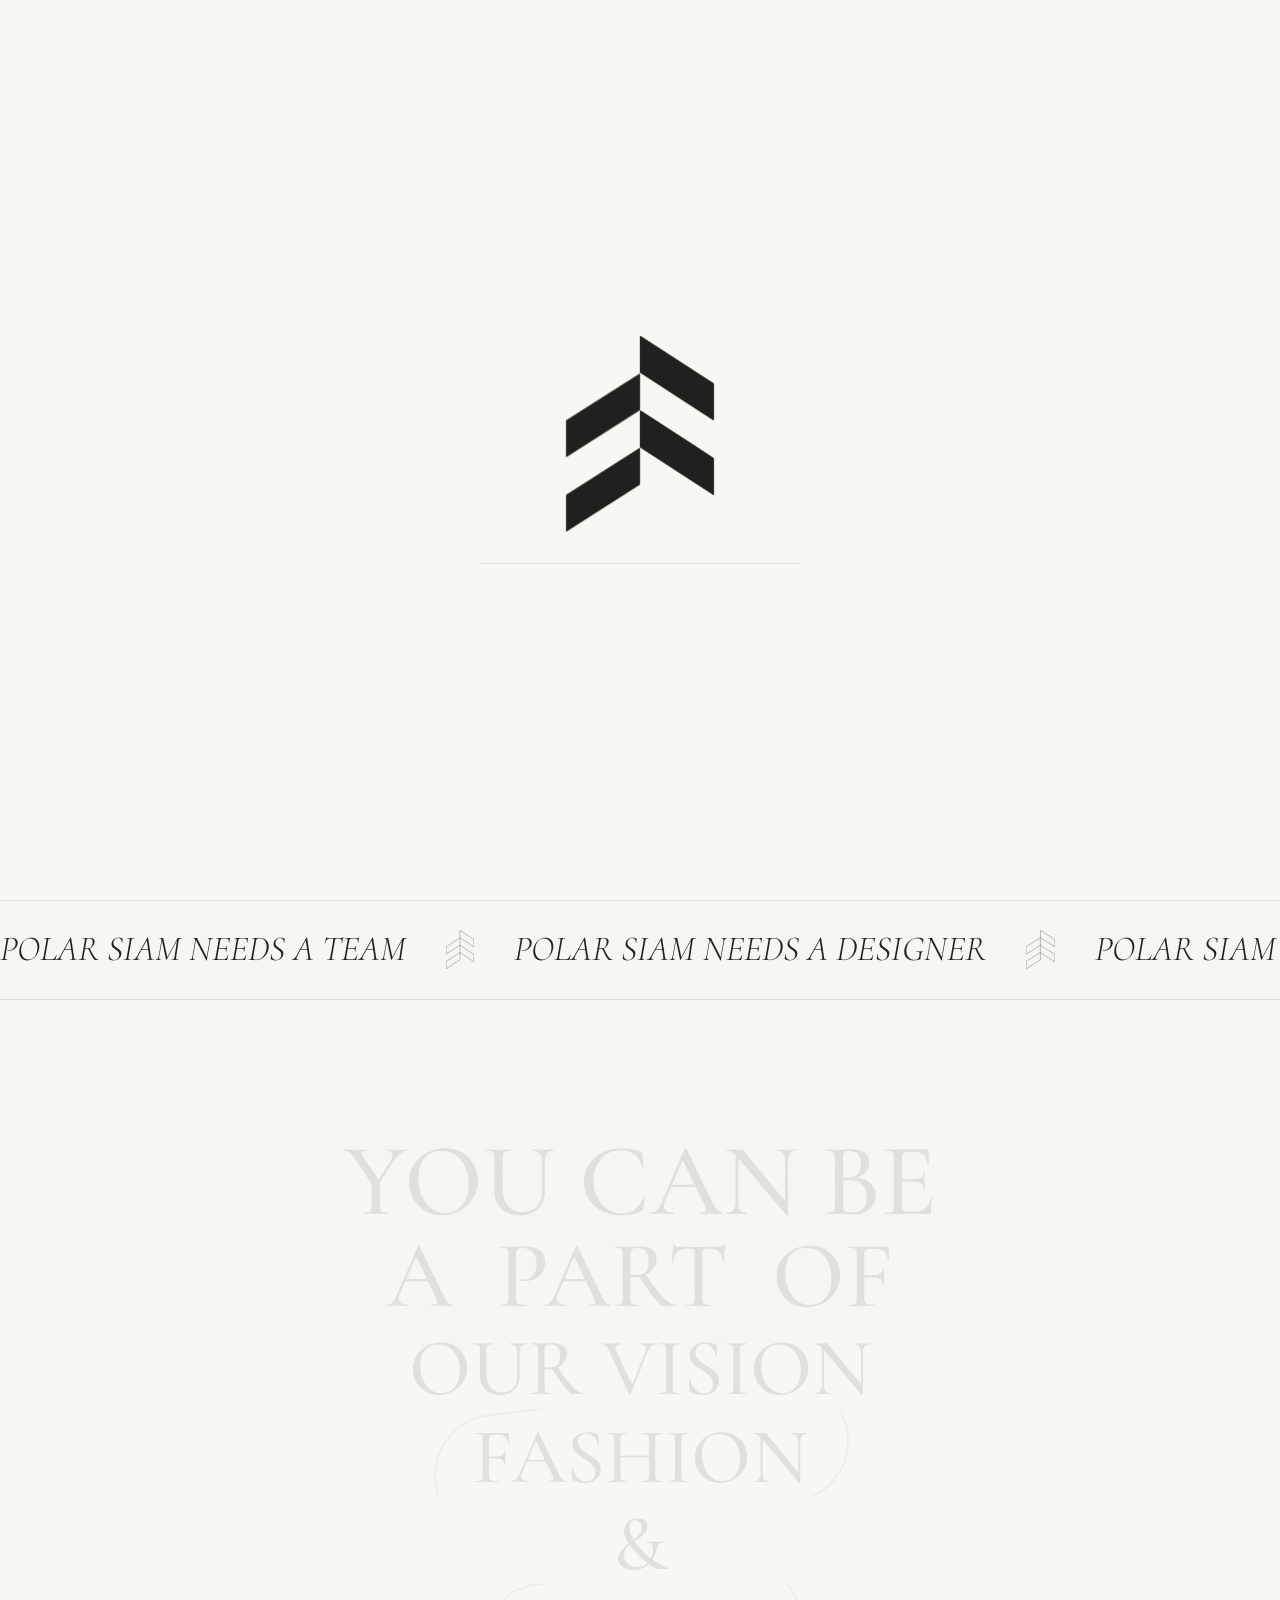
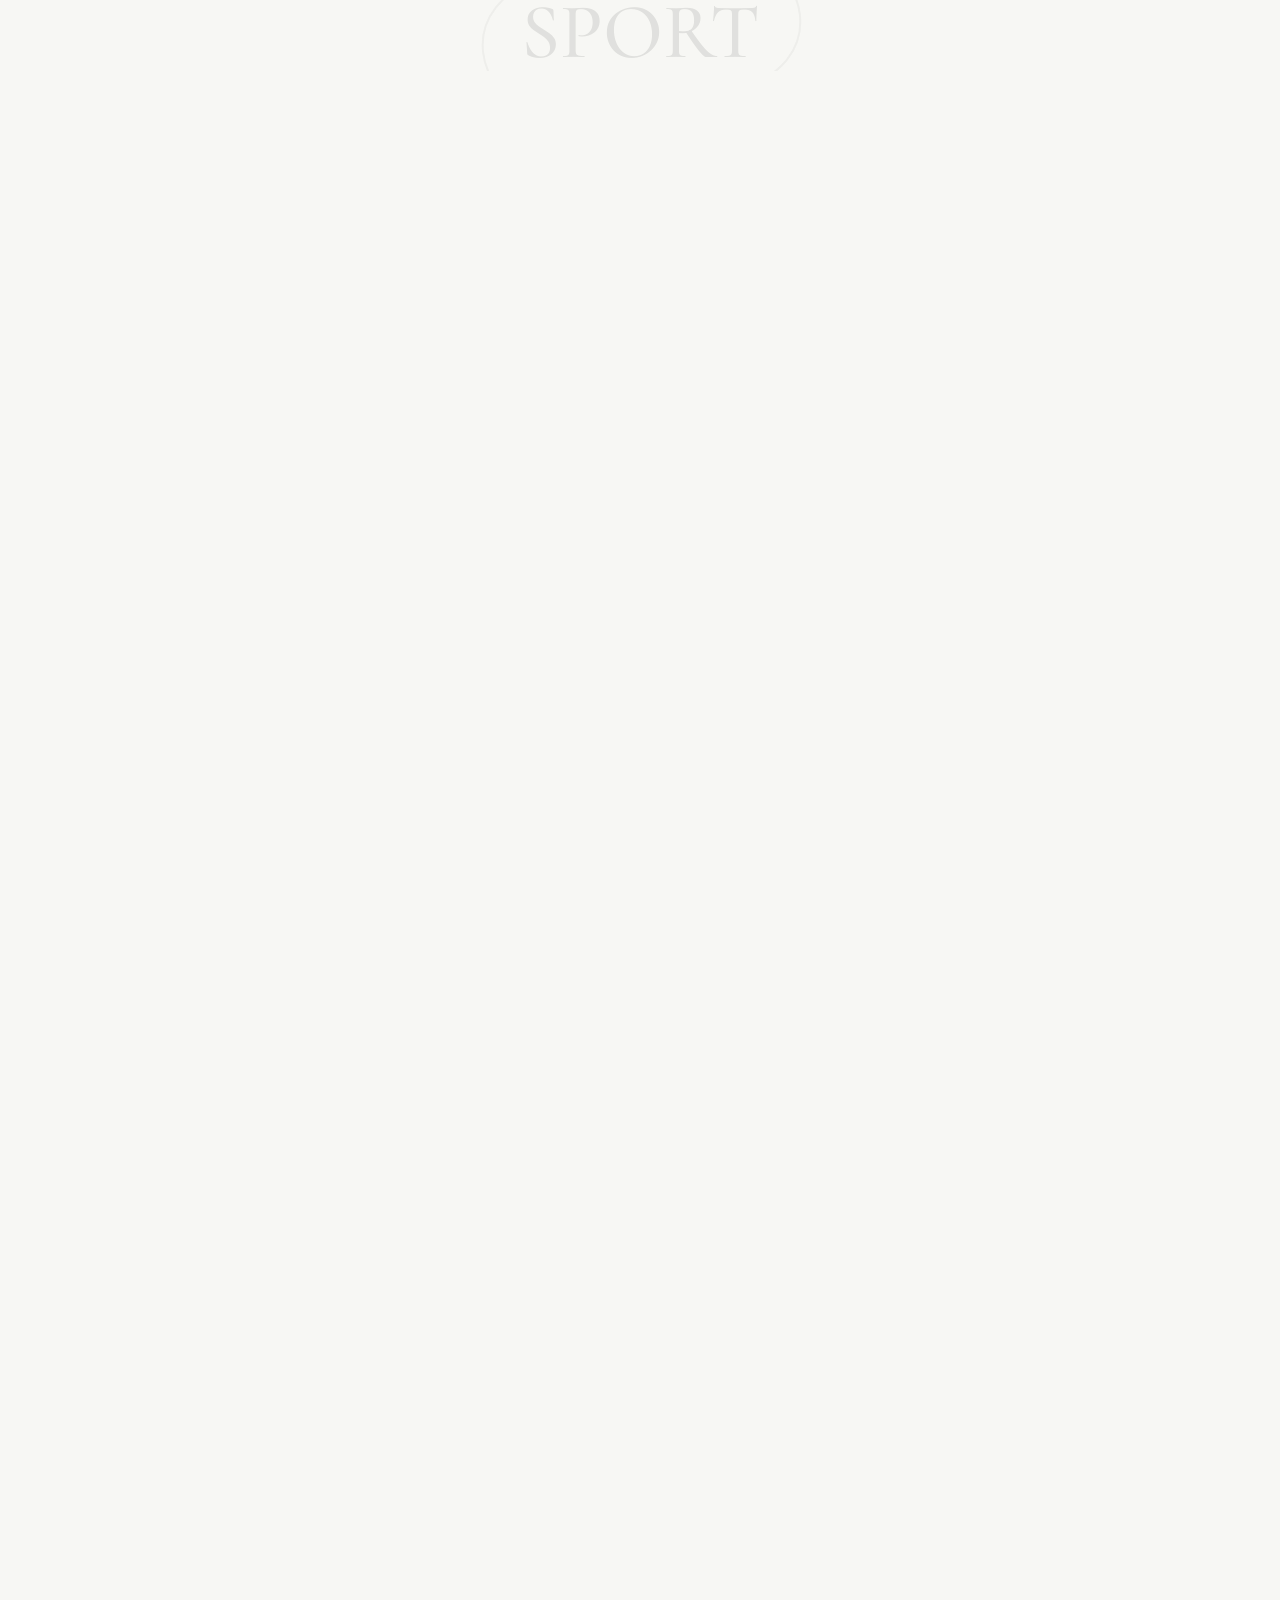
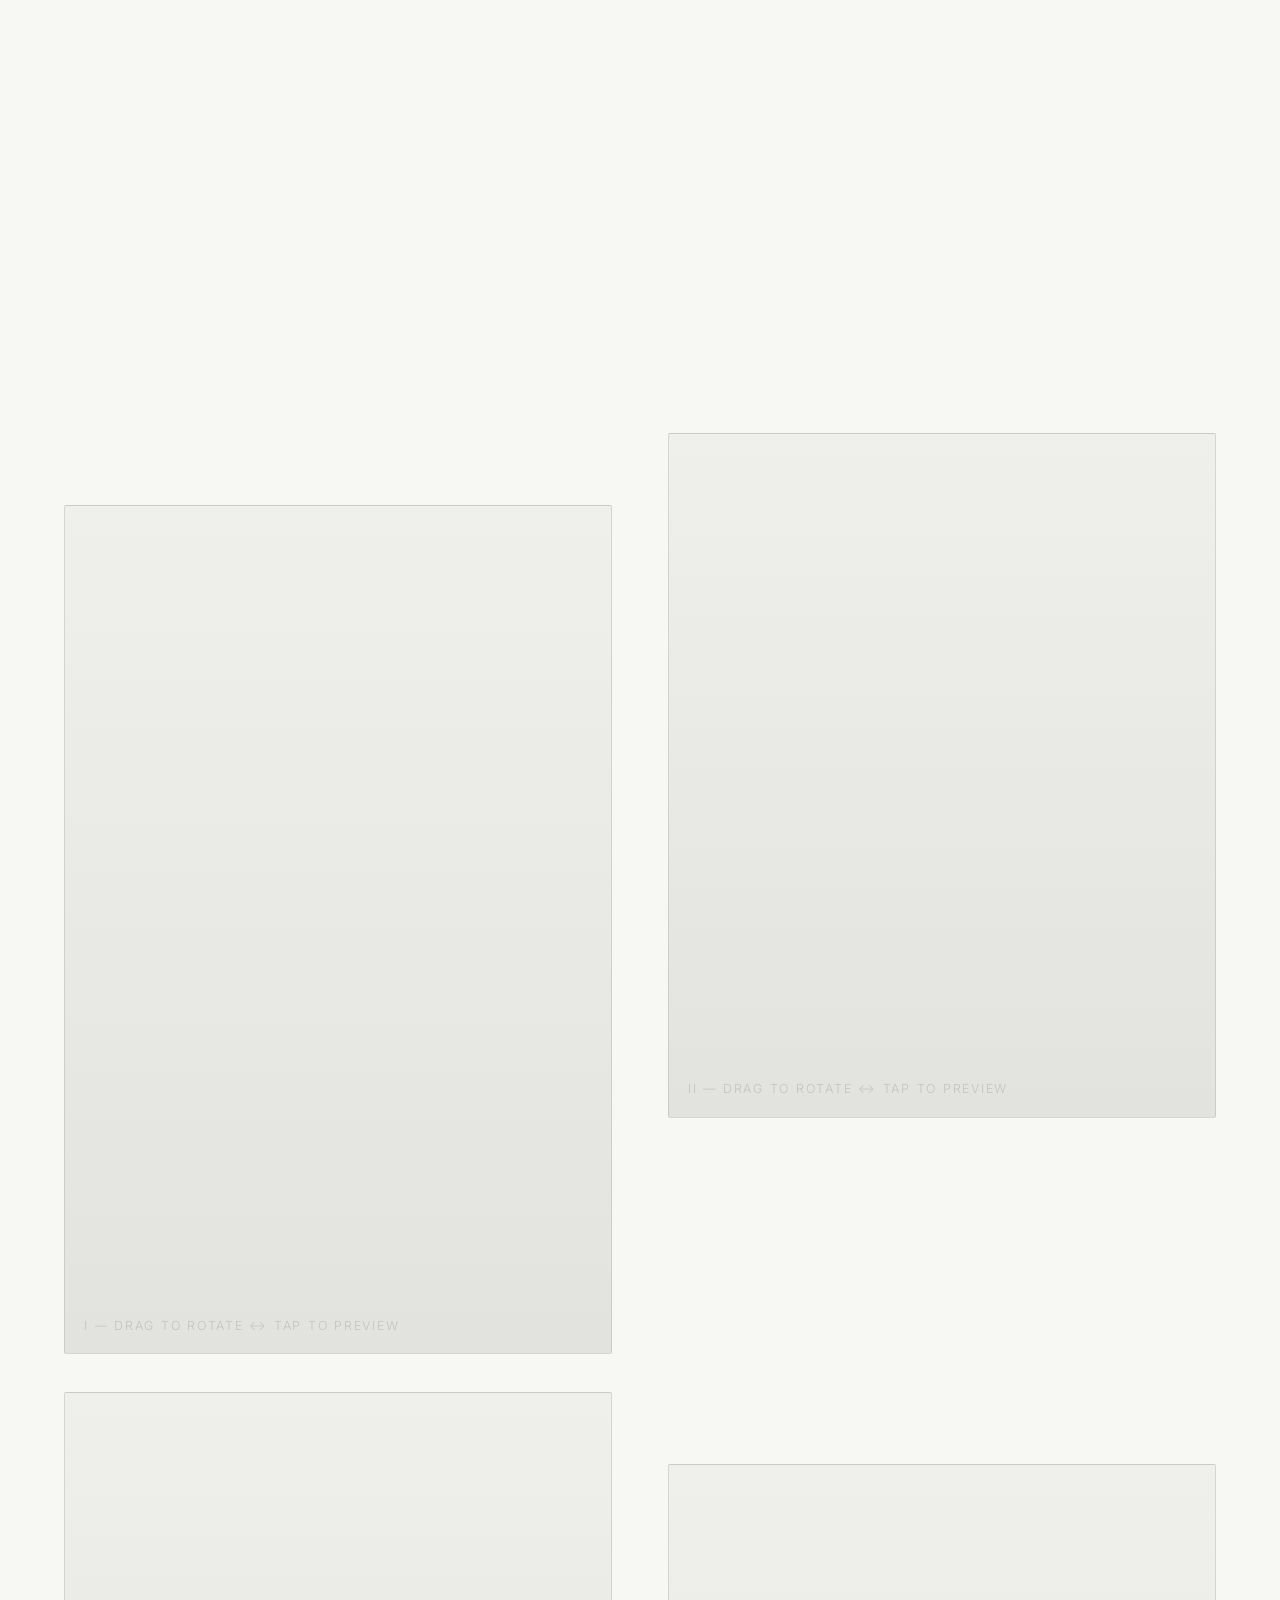
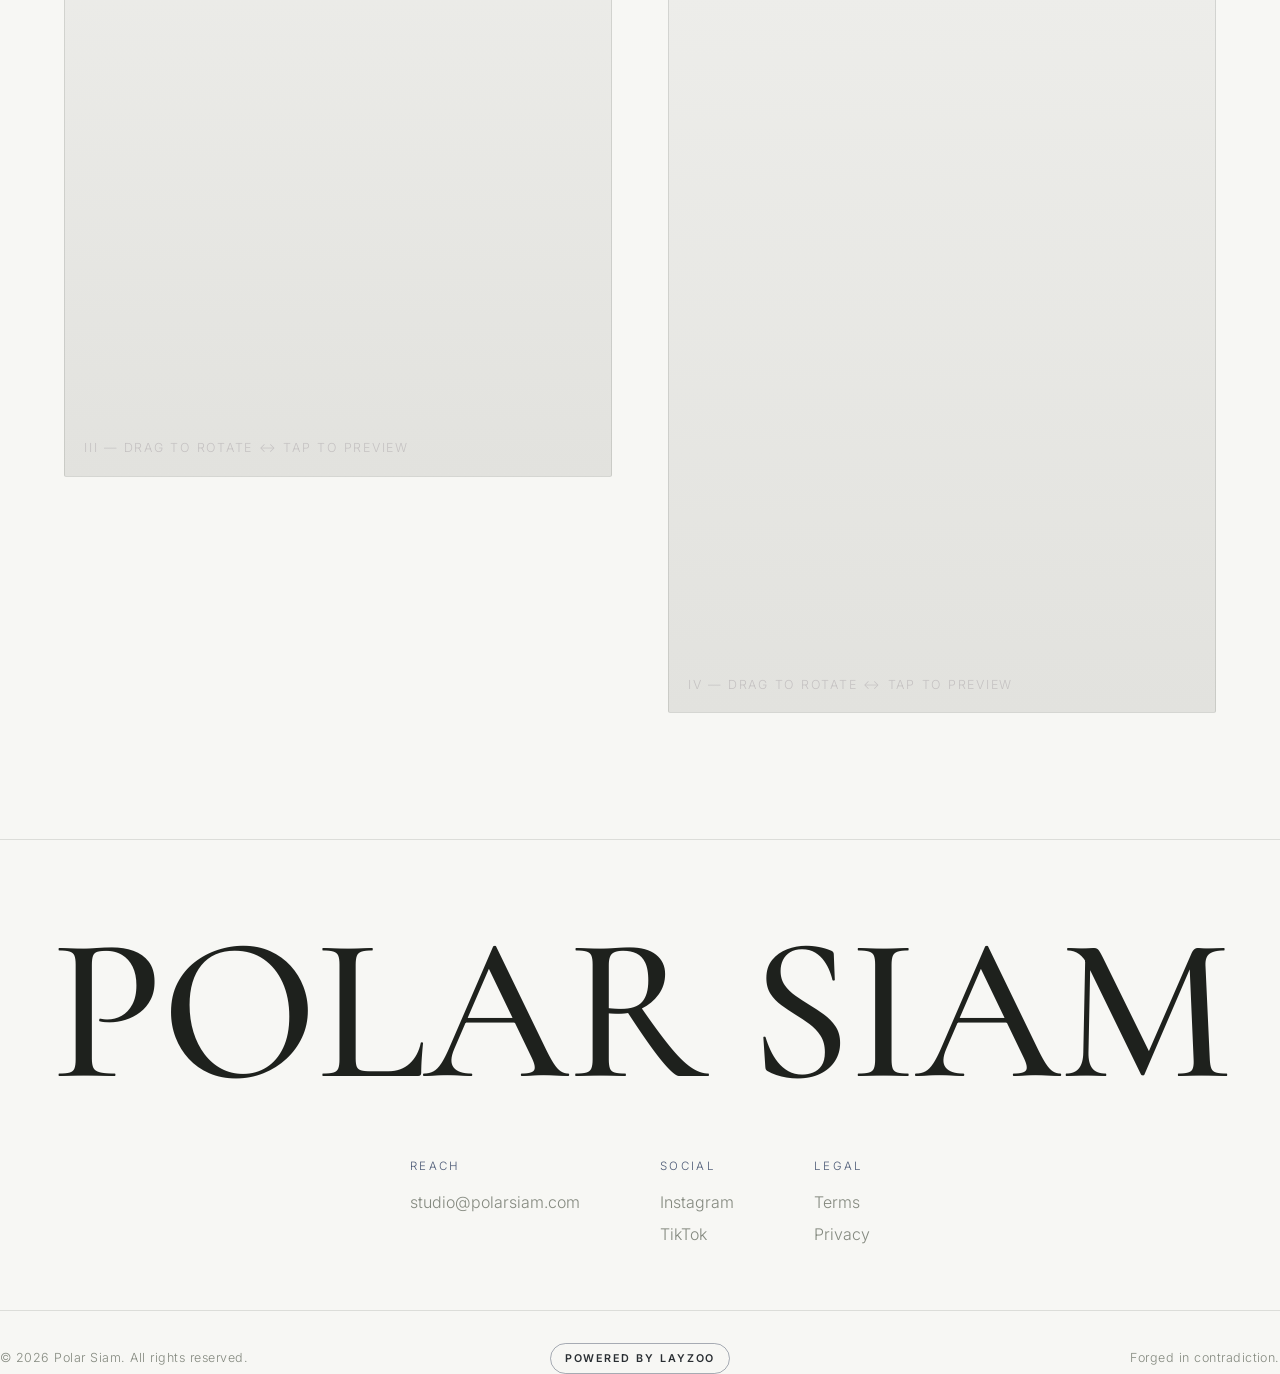
<file: index.html>
<!doctype html>
<html lang="en">
<head>
<meta charset="UTF-8" />
<meta name="viewport" content="width=device-width, initial-scale=1.0" />
<title>POLAR SIAM — Where Cold Meets Heat</title>
<meta name="description" content="Polar Siam — a dark luxe fashion house. AW25 collection. Where the polar cold meets the Siamese heat." />

<link rel="preconnect" href="https://fonts.googleapis.com" />
<link rel="preconnect" href="https://fonts.gstatic.com" crossorigin />
<link href="https://fonts.googleapis.com/css2?family=Cormorant+Garamond:ital,wght@0,400;0,500;0,600;1,400;1,500&family=Inter:wght@300;400;500;600&display=swap" rel="stylesheet" />
<link rel="stylesheet" href="css/style.css?v=10" />
<style>
  /* Man — bars in #C7CEC1 */
  :root { --bar-rgb: 199, 206, 193; }
</style>

<!-- Module imports: Three.js, Lenis (smooth scroll), anime.js v4 -->
<script type="importmap">
{
  "imports": {
    "three": "https://esm.sh/three@0.160.0",
    "three/addons/": "https://esm.sh/three@0.160.0/examples/jsm/",
    "lenis": "https://esm.sh/lenis@1.1.20",
    "animejs": "https://esm.sh/animejs@4.0.2"
  }
}
</script>

</head>
<body>

<!-- ============ PRELOADER ============ -->
<div class="loader" id="loader">
  <svg class="loader__logo" viewBox="0 0 174.36 230.24" xmlns="http://www.w3.org/2000/svg" aria-hidden="true">
    <g class="arm"><path d="M174,80.59l0-43.07a2,2,0,0,1,1.78.31q36.67,23.74,84.64,54.87a1.93,1.93,0,0,1,.87,1.6v41.64a.7.7,0,0,1-1.09.59L174,80.59Z" transform="translate(-86.95 -37.43)"/></g>
    <g class="arm"><path d="M174.17,82.2v42.33a.5.5,0,0,1-.23.42l-86.22,55a.5.5,0,0,1-.77-.42V137.18a.5.5,0,0,1,.23-.42l86.22-55a.5.5,0,0,1,.77.42Z" transform="translate(-86.95 -37.43)"/></g>
    <g class="arm"><path d="M174,168.5l0-43.07a2,2,0,0,1,1.78.31q36.67,23.74,84.64,54.87a1.93,1.93,0,0,1,.87,1.6v41.64a.7.7,0,0,1-1.09.59L174,168.5Z" transform="translate(-86.95 -37.43)"/></g>
    <g class="arm"><path d="M174.17,169.87V212.2a.5.5,0,0,1-.23.42l-86.22,55a.5.5,0,0,1-.77-.42V224.85a.5.5,0,0,1,.23-.42l86.22-55a.5.5,0,0,1,.77.42Z" transform="translate(-86.95 -37.43)"/></g>
  </svg>
  <div class="loader__bar"><span id="loaderBar"></span></div>
</div>

<!-- ============ CUSTOM CURSOR (bottom chevron of the mark) ============ -->
<img class="cursor" id="cursor" src="assets/p/cursor1.png" alt="" />

<!-- ============ PAPER GRAIN ============ -->
<div class="grain"></div>

<!-- ============ NAV ============ -->
<header class="nav" id="nav">
  <nav class="nav__links">
    <a href="#top" class="is-active" aria-current="page" data-cursor="hover">Overvieu</a>
    <a href="story.html" data-cursor="hover">Company Story</a>
    <a href="careers.html" data-cursor="hover">Apply</a>
  </nav>
</header>

<main id="top">

  <!-- ============ HERO ============ -->
  <section class="hero" id="hero">
    <!-- colonnade of bars: solid top band, side columns + central shaft of light below -->
    <div class="hero__bars" aria-hidden="true">
      <div class="hero__bars-top"></div>
      <div class="hero__bars-bottom"></div>
    </div>

    <!-- wordmark climbing both edges (each feather = a member; the mark watches over) -->
    <div class="hero__rail hero__rail--left" aria-hidden="true">
      <div class="hero__rail-inner">
        <span class="hero__rail-item" style="--rail-opacity: 0.44;">POLARSIAM</span>
        <span class="hero__rail-item" style="--rail-opacity: 0.47;">POLAR SIAM</span>
        <span class="hero__rail-item" style="--rail-opacity: 0.50;">POLARSIAM</span>
        <span class="hero__rail-item" style="--rail-opacity: 0.55;">POLAR SIAM</span>
        <span class="hero__rail-item" style="--rail-opacity: 0.60;">POLARSIAM</span>
        <span class="hero__rail-item" style="--rail-opacity: 0.65;">POLAR SIAM</span>
        <span class="hero__rail-item" style="--rail-opacity: 0.75;">POLARSIAM</span>
        <span class="hero__rail-item" style="--rail-opacity: 0.85;">POLAR SIAM</span>
        <span class="hero__rail-item" style="--rail-opacity: 0.95;">POLARSIAM</span>
        <span class="hero__rail-item" style="--rail-opacity: 1;">POLAR SIAM</span>
      </div>
    </div>
    <!-- the brand mark (4 pieces — each repels the cursor) -->
    <div class="hero__emblem">
      <svg class="emblem" viewBox="0 0 174.36 230.24" xmlns="http://www.w3.org/2000/svg" role="img" aria-label="Polar Siam">
        <g class="arm"><path d="M174,80.59l0-43.07a2,2,0,0,1,1.78.31q36.67,23.74,84.64,54.87a1.93,1.93,0,0,1,.87,1.6v41.64a.7.7,0,0,1-1.09.59L174,80.59Z" transform="translate(-86.95 -37.43)"/></g>
        <g class="arm"><path d="M174.17,82.2v42.33a.5.5,0,0,1-.23.42l-86.22,55a.5.5,0,0,1-.77-.42V137.18a.5.5,0,0,1,.23-.42l86.22-55a.5.5,0,0,1,.77.42Z" transform="translate(-86.95 -37.43)"/></g>
        <g class="arm"><path d="M174,168.5l0-43.07a2,2,0,0,1,1.78.31q36.67,23.74,84.64,54.87a1.93,1.93,0,0,1,.87,1.6v41.64a.7.7,0,0,1-1.09.59L174,168.5Z" transform="translate(-86.95 -37.43)"/></g>
        <g class="arm"><path d="M174.17,169.87V212.2a.5.5,0,0,1-.23.42l-86.22,55a.5.5,0,0,1-.77-.42V224.85a.5.5,0,0,1,.23-.42l86.22-55a.5.5,0,0,1,.77.42Z" transform="translate(-86.95 -37.43)"/></g>
      </svg>
    </div>

    <!-- scroll cue -->
    <a href="#hiring" class="hero__scroll" data-cursor="hover" aria-label="Scroll">
      <svg viewBox="0 0 24 50" width="22" height="46">
        <line x1="12" y1="2" x2="12" y2="40" />
        <polyline points="5,32 12,43 19,32" />
      </svg>
    </a>
  </section>

  <!-- ============ MARQUEE ============ -->
  <section class="marquee" aria-hidden="true">
    <div class="marquee__track">
      <div class="marquee__belt">
        <div class="marquee__group">
          <span>POLAR SIAM NEEDS A TEAM</span>
          <img class="marquee__separator" src="assets/stroke%20logo.svg" alt="" aria-hidden="true" />
          <span>POLAR SIAM NEEDS A DESIGNER</span>
          <img class="marquee__separator" src="assets/stroke%20logo.svg" alt="" aria-hidden="true" />
        </div>
        <div class="marquee__group" aria-hidden="true">
          <span>POLAR SIAM NEEDS A TEAM</span>
          <img class="marquee__separator" src="assets/stroke%20logo.svg" alt="" aria-hidden="true" />
          <span>POLAR SIAM NEEDS A DESIGNER</span>
          <img class="marquee__separator" src="assets/stroke%20logo.svg" alt="" aria-hidden="true" />
        </div>
      </div>
    </div>
  </section>

  <!-- ============ WE'RE HIRING (CTA) ============ -->
  <section class="join" id="hiring" data-reading-speed="2.4" data-text-start-opacity="0.10">
    <div class="join__pin">
      <h2 class="join__title">
        <span class="line"><span class="word">YOU CAN BE</span></span>
        <span class="line"><span class="word">A&nbsp;&nbsp;PART&nbsp;&nbsp;OF</span></span>
        <span class="line"><span class="word">OUR VISION</span></span>
        <span class="line"><span class="word">FASHION</span></span>
        <span class="line"><span class="word">&amp;</span></span>
        <span class="line"><span class="word">SPORT</span></span>
      </h2>
      <a href="careers.html" class="join__cta-btn magnetic" data-cursor="hover"><span>join</span></a>
    </div>
  </section>

  <!-- ============ LOOKBOOK (parallax grid) ============ -->
  <section class="lookbook" id="lookbook">
    <div class="lookbook__head">
      <h2 class="section-title reveal-up">Lookbook</h2>
      <p class="section-tag reveal-up">Shot on location — 72°N</p>
    </div>
    <div class="lookbook__grid">
      <figure class="look look--tall look--model">
        <div class="model-viewer" data-src="assets/plus.glb" data-cursor="hover"></div>
        <figcaption>I — Drag to rotate ↔ <span class="look__tap-hint">Tap to preview</span></figcaption>
      </figure>
      <figure class="look look--model">
        <div class="model-viewer" data-src="assets/man2.glb" data-cursor="hover"></div>
        <figcaption>II — Drag to rotate ↔ <span class="look__tap-hint">Tap to preview</span></figcaption>
      </figure>
      <figure class="look look--model">
        <div class="model-viewer" data-src="assets/t%20shirt%20sans%20manche.glb" data-cursor="hover"></div>
        <figcaption>III — Drag to rotate ↔ <span class="look__tap-hint">Tap to preview</span></figcaption>
      </figure>
      <figure class="look look--tall look--model">
        <div class="model-viewer" data-src="assets/man4.glb" data-cursor="hover"></div>
        <figcaption>IV — Drag to rotate ↔ <span class="look__tap-hint">Tap to preview</span></figcaption>
      </figure>
    </div>
  </section>

  <!-- ============ FOOTER ============ -->
  <footer class="footer">
    <div class="footer__wordmark">POLAR SIAM</div>
    <div class="footer__grid">
      <div>
        <span class="footer__label">Reach</span>
        <a href="mailto:studio@polarsiam.com" data-cursor="hover">studio@polarsiam.com</a>
      </div>
      <div>
        <span class="footer__label">Social</span>
        <a href="#" data-cursor="hover">Instagram</a>
        <a href="#" data-cursor="hover">TikTok</a>
      </div>
      <div>
        <span class="footer__label">Legal</span>
        <a href="#" data-cursor="hover">Terms</a>
        <a href="#" data-cursor="hover">Privacy</a>
      </div>
    </div>
    <div class="footer__base">
      <span>© 2026 Polar Siam. All rights reserved.</span>
      <span class="footer__signature">Powered by Layzoo</span>
      <span>Forged in contradiction.</span>
    </div>
  </footer>

</main>

<script type="module" src="js/main.js?v=15"></script>
<script type="module" src="js/model-viewer.js?v=4"></script>

</body>
</html>
</file>
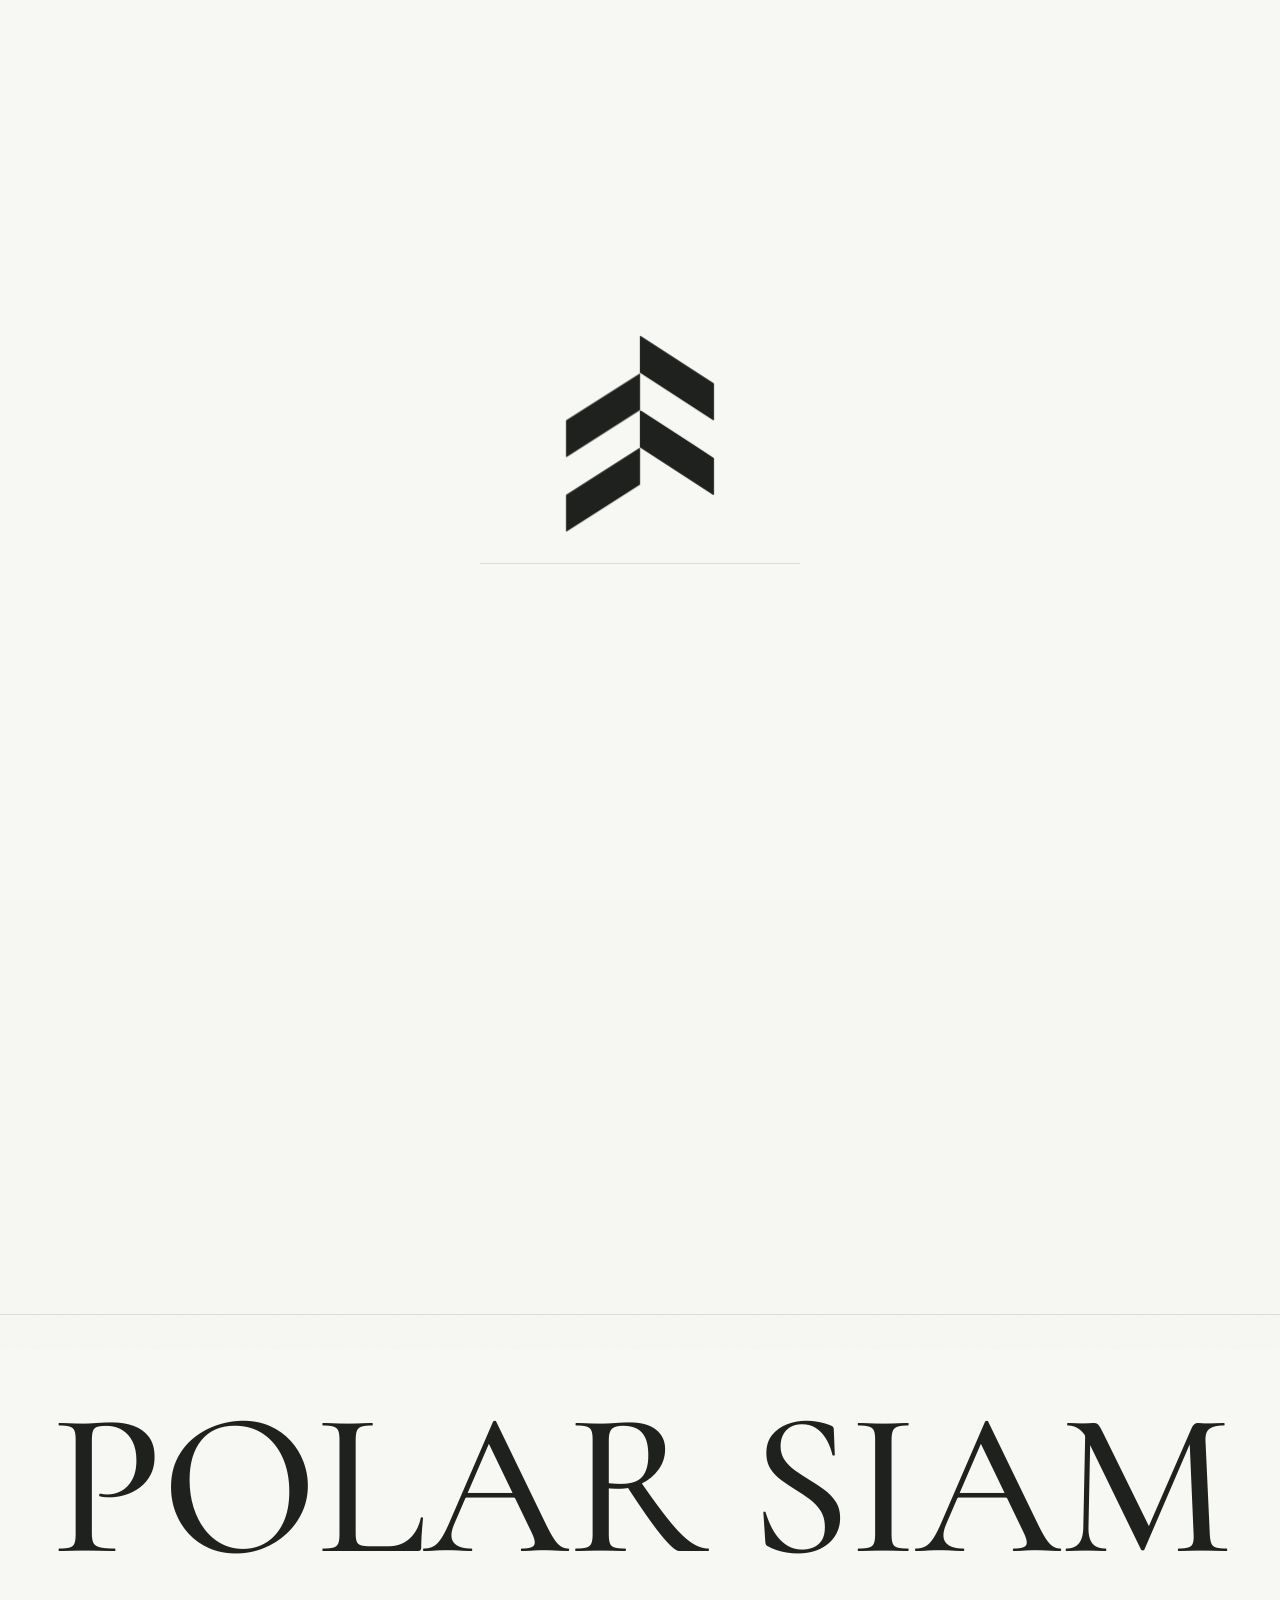
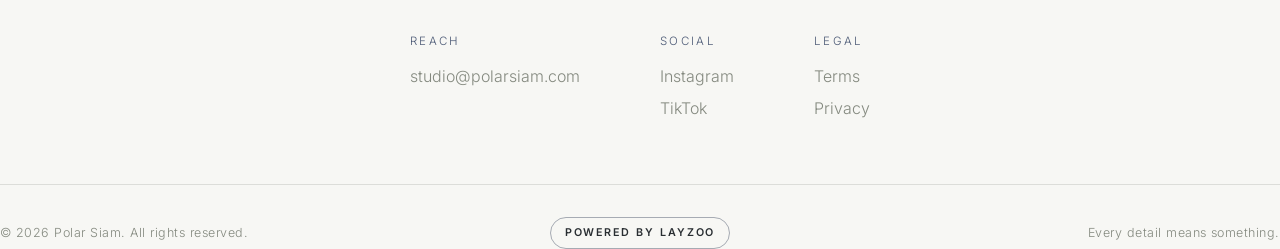
<file: careers.html>
<!doctype html>
<html lang="en">
<head>
<meta charset="UTF-8" />
<meta name="viewport" content="width=device-width, initial-scale=1.0" />
<title>POLAR SIAM — We're Hiring</title>
<link rel="preconnect" href="https://fonts.googleapis.com" />
<link rel="preconnect" href="https://fonts.gstatic.com" crossorigin />
<link href="https://fonts.googleapis.com/css2?family=Cormorant+Garamond:ital,wght@0,400;0,500;0,600;1,400;1,500&family=Inter:wght@300;400;500;600&display=swap" rel="stylesheet" />
<link rel="stylesheet" href="css/style.css?v=8" />
<script type="importmap">
{
  "imports": {
    "lenis": "https://esm.sh/lenis@1.1.20",
    "animejs": "https://esm.sh/animejs@4.0.2"
  }
}
</script>
<style>
  [data-fx] { will-change: transform, opacity; backface-visibility: hidden; }

  /* role selection grid */
  .roles { padding: clamp(5.5rem, 12vh, 8rem) var(--pad) clamp(2rem, 6vh, 4rem); }
  .roles__head {
    margin-bottom: clamp(3rem, 8vh, 6rem);
    display: flex;
    flex-direction: column;
    align-items: center;
    text-align: center;
  }
  .role-grid {
    display: grid;
    grid-template-columns: repeat(4, minmax(0, 1fr));
    gap: clamp(0.4rem, 1vw, 0.68rem);
    max-width: 860px;
    margin: 0 auto;
  }
  .role-card {
    position: relative;
    border: 1px solid var(--line);
    background: linear-gradient(170deg, rgba(246, 246, 242, 0.96), rgba(236, 234, 227, 0.94));
    aspect-ratio: 1 / 1;
    width: 100%;
    max-width: 190px;
    min-height: 0;
    padding: clamp(0.75rem, 1.5vw, 1rem);
    text-align: left;
    overflow: hidden;
    cursor: pointer;
    display: flex;
    flex-direction: column;
    justify-content: flex-start;
    clip-path: inset(100% 0 0 0);
    opacity: 0;
    transform: translateY(18px);
    transform-origin: bottom center;
    will-change: clip-path, opacity, transform;
    transition: clip-path .9s var(--ease), opacity .55s var(--ease), transform .9s var(--ease), border-color .35s var(--ease), box-shadow .35s var(--ease), background .35s var(--ease);
  }
  .role-card.is-visible {
    clip-path: inset(0 0 0 0);
    opacity: 1;
    transform: none;
  }
  .role-card__x {
    position: absolute;
    left: 0.62rem;
    bottom: 0.56rem;
    font-family: var(--f-serif);
    font-size: 1.65rem;
    line-height: 1;
    color: var(--ink);
    opacity: 0;
    transform: scale(0.68) rotate(-12deg);
    transform-origin: left bottom;
    transition: opacity .26s var(--ease), transform .36s var(--ease);
    pointer-events: none;
  }
  .role-card:hover {
    border-color: color-mix(in srgb, var(--ink) 48%, var(--line) 52%);
    transform: translateY(-3px);
    box-shadow: 0 16px 32px -22px rgba(30, 33, 29, 0.45);
    background: linear-gradient(170deg, rgba(247, 247, 243, 1), rgba(238, 236, 229, 0.98));
  }
  .role-card:focus-visible { outline: 2px solid var(--gold); outline-offset: 2px; }
  .role-card.is-selected {
    border-color: var(--ink);
    box-shadow: inset 0 0 0 1px color-mix(in srgb, var(--ink) 35%, transparent), 0 14px 26px -22px rgba(30, 33, 29, 0.44);
    background: linear-gradient(170deg, rgba(247, 247, 243, 1), rgba(238, 236, 229, 0.98));
  }
  .role-card.is-selected .role-card__x {
    opacity: 1;
    transform: scale(1) rotate(0deg);
  }
  .role-card__k {
    display: block;
    font-size: 0.6rem;
    letter-spacing: 0.2em;
    text-transform: uppercase;
    color: var(--gold);
    margin-bottom: 0.45rem;
  }
  .role-card__title {
    display: block;
    font-family: var(--f-serif);
    font-size: clamp(1rem, 1.6vw, 1.28rem);
    line-height: 1.08;
    color: var(--ink);
  }
  .role-card__hint {
    position: absolute;
    right: 0.55rem;
    bottom: 0.45rem;
    font-size: 0.62rem;
    letter-spacing: 0.14em;
    text-transform: uppercase;
    color: var(--ink);
    background: rgba(247, 247, 244, 0.82);
    border: 1px solid rgba(30, 33, 29, 0.16);
    border-radius: 999px;
    padding: 0.28rem 0.52rem;
    line-height: 1;
    opacity: 0;
    transition: opacity .25s var(--ease);
  }
  .role-card:hover .role-card__hint,
  .role-card.is-selected .role-card__hint { opacity: 1; }
  @media (max-width: 980px) {
    .role-grid { grid-template-columns: repeat(3, minmax(0, 1fr)); }
  }
  @media (min-width: 981px) {
    .role-grid {
      grid-template-columns: repeat(8, minmax(0, 1fr));
      max-width: 980px;
    }
    .role-grid .role-card {
      grid-column: span 2;
      max-width: none;
    }
    /* Row 1: 4 cards (1-4) fill the row naturally. */
    /* Row 2: 3 cards (5-7) centered. */
    .role-grid .role-card:nth-child(5) { grid-column: 2 / span 2; }
    .role-grid .role-card:nth-child(6) { grid-column: 4 / span 2; }
    .role-grid .role-card:nth-child(7) { grid-column: 6 / span 2; }
    /* Row 3: 2 cards (8-9) centered. */
    .role-grid .role-card:nth-child(8) { grid-column: 3 / span 2; }
    .role-grid .role-card:nth-child(9) { grid-column: 5 / span 2; }
  }
  @media (max-width: 680px) {
    .role-grid { grid-template-columns: repeat(2, minmax(0, 1fr)); }
    .role-card {
      max-width: none;
      justify-content: center;
      align-items: center;
      text-align: center;
    }
    .role-card__title {
      font-size: clamp(1.1rem, 4.4vw, 1.35rem);
    }
    .role-grid .role-card:nth-child(9) {
      grid-column: 1 / -1;
      justify-self: center;
      width: calc((100% - 0.68rem) / 2);
    }
  }
  @media (max-width: 760px) {
    .role-card {
      clip-path: none;
      opacity: 1;
      transform: none;
      transition: border-color .35s var(--ease), box-shadow .35s var(--ease), background .35s var(--ease);
    }
  }
  @media (max-width: 460px) {
    .role-grid { grid-template-columns: repeat(2, minmax(0, 1fr)); }
  }

  /* ===== scroll-reveal · "Passe-Partout" (clip-path mount, GPU-cheap, settles) ===== */
  .cw-line { display: block; }
  html.fx-armed .cw { clip-path: inset(100% 0 0 0); will-change: clip-path, transform; }
  html.fx-armed .role--alt .role__media.cw { clip-path: inset(0 0 100% 0); } /* mirror the reversed grid */
  html.fx-armed .apply__submit.cw { clip-path: none; opacity: 0; }           /* opacity only — never fight .magnetic */
  /* belt-and-braces: force visible & static if the module never boots, or under reduced-motion */
  html.fx-failsafe .cw, html.fx-failsafe .cw-line { clip-path: none !important; opacity: 1 !important; transform: none !important; }
  @media (prefers-reduced-motion: reduce) {
    .cw, .cw-line { clip-path: none !important; opacity: 1 !important; transform: none !important; }
  }

  /* apply form */
  .apply { padding: clamp(4rem, 10vh, 8rem) var(--pad) clamp(5rem, 12vh, 10rem); }
  .apply__wrap { max-width: 720px; margin: 0 auto; }
  .apply__head { margin-bottom: 2.8rem; }
  .apply__intro { color: var(--ink-dim); max-width: 48ch; margin-top: 1rem; line-height: 1.65; }
  .apply__selected {
    margin-top: 0.8rem;
    min-height: 1.2em;
  }
  .apply__selected.is-on {
    display: inline-flex;
    align-items: center;
    gap: 0.35rem;
    padding: 0.5rem 0.95rem;
    border-radius: 999px;
    background: var(--ink);
    color: var(--bg);
    font-size: 0.75rem;
    letter-spacing: 0.11em;
    text-transform: uppercase;
    border: 1px solid var(--ink);
  }
  .apply__form { display: flex; flex-direction: column; gap: 2.2rem; }
  .apply__form.apply__form--locked { display: none; }
  .field { display: flex; flex-direction: column; gap: 0.8rem; }
  .field__label { font-size: 0.75rem; letter-spacing: 0.14em; text-transform: uppercase; color: var(--ink-dim); }
  .field__label em { font-style: normal; text-transform: none; letter-spacing: 0; opacity: 0.65; }
  .apply__form input[type="email"], .apply__form textarea {
    background: transparent; border: none; border-bottom: 1px solid var(--line);
    padding: 0.85rem 0; color: var(--ink); font-family: var(--f-sans); font-size: 1.05rem; font-weight: 300; outline: none;
    transition: border-color .45s var(--ease);
  }
  .apply__form input[type="email"]::placeholder, .apply__form textarea::placeholder { color: var(--ink-dim); opacity: 0.6; }
  .apply__form input[type="email"]:focus, .apply__form textarea:focus { border-color: var(--ink); }
  .apply__form textarea { resize: vertical; min-height: 96px; line-height: 1.6; }
  .chips { display: flex; flex-wrap: wrap; gap: 0.7rem; }
  .chip { position: relative; }
  .chip input { position: absolute; inset: 0; opacity: 0; cursor: pointer; margin: 0; }
  .chip span { display: inline-block; padding: 0.6rem 1.15rem; border: 1px solid var(--line); border-radius: 100px; font-size: 0.82rem; color: var(--ink-dim); transition: background .35s var(--ease), color .35s var(--ease), border-color .35s var(--ease), transform .2s var(--ease); }
  .chip:hover span { border-color: var(--ink-dim); color: var(--ink); }
  .chip input:focus-visible + span { outline: 2px solid var(--gold); outline-offset: 2px; }
  .chip.is-on span { background: var(--ink); color: var(--bg); border-color: var(--ink); }
  .chip.is-on span, .chip:active span { transform: translateY(-1px); }
  .apply__submit { align-self: flex-start; margin-top: 0.3rem; background: var(--ink); color: var(--bg); border: 1px solid var(--ink); border-radius: 100px; padding: 1rem 2.5rem; font-size: 0.82rem; letter-spacing: 0.14em; text-transform: uppercase; font-weight: 500; transition: background .45s var(--ease), color .45s var(--ease), opacity .3s; }
  .apply__submit:hover { background: transparent; color: var(--ink); }
  .apply__submit[disabled] { opacity: 0.45; }
  .apply__status { font-size: 0.92rem; min-height: 1.3em; opacity: 0; transform: translateY(6px); transition: opacity .45s var(--ease), transform .45s var(--ease); }
  .apply__status.is-info, .apply__status.is-ok, .apply__status.is-err { opacity: 1; transform: none; }
  .apply__status.is-ok { color: #3f7a52; }
  .apply__status.is-err { color: #b4453f; }
  .apply__status.is-info { color: var(--ink-dim); }
  .apply__hp { position: absolute; left: -9999px; width: 1px; height: 1px; overflow: hidden; }
</style>
<script>
/* Arm the scroll-reveal BEFORE first paint so seeded-hidden states never flash.
   The preloader plays only once per session, so on nav between pages boot() runs
   post-paint — without this, revealed content would flash visible then snap hidden. */
(function () {
  try {
    if (matchMedia("(prefers-reduced-motion: reduce)").matches) return;
    document.documentElement.classList.add("fx-armed");
    // fail-safe: if the JS module never boots (e.g. CDN import fails), reveal everything.
    window.__fxSafe = setTimeout(function () {
      document.documentElement.classList.add("fx-failsafe");
    }, 5000);
  } catch (e) {}
})();
</script>
</head>
<body>

<!-- ============ PRELOADER ============ -->
<div class="loader" id="loader">
  <svg class="loader__logo" viewBox="0 0 174.36 230.24" xmlns="http://www.w3.org/2000/svg" aria-hidden="true">
    <g class="arm"><path d="M174,80.59l0-43.07a2,2,0,0,1,1.78.31q36.67,23.74,84.64,54.87a1.93,1.93,0,0,1,.87,1.6v41.64a.7.7,0,0,1-1.09.59L174,80.59Z" transform="translate(-86.95 -37.43)"/></g>
    <g class="arm"><path d="M174.17,82.2v42.33a.5.5,0,0,1-.23.42l-86.22,55a.5.5,0,0,1-.77-.42V137.18a.5.5,0,0,1,.23-.42l86.22-55a.5.5,0,0,1,.77.42Z" transform="translate(-86.95 -37.43)"/></g>
    <g class="arm"><path d="M174,168.5l0-43.07a2,2,0,0,1,1.78.31q36.67,23.74,84.64,54.87a1.93,1.93,0,0,1,.87,1.6v41.64a.7.7,0,0,1-1.09.59L174,168.5Z" transform="translate(-86.95 -37.43)"/></g>
    <g class="arm"><path d="M174.17,169.87V212.2a.5.5,0,0,1-.23.42l-86.22,55a.5.5,0,0,1-.77-.42V224.85a.5.5,0,0,1,.23-.42l86.22-55a.5.5,0,0,1,.77.42Z" transform="translate(-86.95 -37.43)"/></g>
  </svg>
  <div class="loader__bar"><span id="loaderBar"></span></div>
</div>

<!-- custom cursor (bottom chevron of the mark) -->
<img class="cursor" id="cursor" src="assets/p/cursor1.png" alt="" />
<div class="grain"></div>

<header class="nav">
  <nav class="nav__links">
    <a href="index.html" data-cursor="hover">Overvieu</a>
    <a href="story.html" data-cursor="hover">Company Story</a>
    <a href="careers.html" class="is-active" aria-current="page" data-cursor="hover">Apply</a>
  </nav>
</header>

<main>

  <!-- ============ 1 · ROLE LOOKBOOK GRID ============ -->
  <section class="roles" id="roles">
    <div class="role-grid">
      <button class="role-card" type="button" data-role="Creative Director" data-cursor="hover">
        <span class="role-card__x" aria-hidden="true">X</span>
        <span class="role-card__k">I</span><span class="role-card__title">Creative Director</span><span class="role-card__hint">Select</span>
      </button>
      <button class="role-card" type="button" data-role="Fashion Designer / Apparel Designer" data-cursor="hover">
        <span class="role-card__x" aria-hidden="true">X</span>
        <span class="role-card__k">II</span><span class="role-card__title">Fashion Designer / Apparel Designer</span><span class="role-card__hint">Select</span>
      </button>
      <button class="role-card" type="button" data-role="Textile / Fabric Developer" data-cursor="hover">
        <span class="role-card__x" aria-hidden="true">X</span>
        <span class="role-card__k">III</span><span class="role-card__title">Textile / Fabric Developer</span><span class="role-card__hint">Select</span>
      </button>
      <button class="role-card" type="button" data-role="Color & Material Designer (CMF)" data-cursor="hover">
        <span class="role-card__x" aria-hidden="true">X</span>
        <span class="role-card__k">IV</span><span class="role-card__title">Color & Material Designer (CMF)</span><span class="role-card__hint">Select</span>
      </button>
      <button class="role-card" type="button" data-role="Pattern Maker (Modeliste)" data-cursor="hover">
        <span class="role-card__x" aria-hidden="true">X</span>
        <span class="role-card__k">V</span><span class="role-card__title">Pattern Maker (Modeliste)</span><span class="role-card__hint">Select</span>
      </button>
      <button class="role-card" type="button" data-role="Garment Technician / Technical Designer" data-cursor="hover">
        <span class="role-card__x" aria-hidden="true">X</span>
        <span class="role-card__k">VI</span><span class="role-card__title">Garment Technician / Technical Designer</span><span class="role-card__hint">Select</span>
      </button>
      <button class="role-card" type="button" data-role="3D Designer" data-cursor="hover">
        <span class="role-card__x" aria-hidden="true">X</span>
        <span class="role-card__k">VII</span><span class="role-card__title">3D Designer</span><span class="role-card__hint">Select</span>
      </button>
      <button class="role-card" type="button" data-role="Graphic Designer" data-cursor="hover">
        <span class="role-card__x" aria-hidden="true">X</span>
        <span class="role-card__k">VIII</span><span class="role-card__title">Graphic Designer</span><span class="role-card__hint">Select</span>
      </button>
      <button class="role-card" type="button" data-role="Accessory Designer" data-cursor="hover">
        <span class="role-card__x" aria-hidden="true">X</span>
        <span class="role-card__k">IX</span><span class="role-card__title">Accessory Designer</span><span class="role-card__hint">Select</span>
      </button>
    </div>
  </section>

  <!-- ============ 2 · APPLY FORM ============ -->
  <section class="apply" id="apply">
    <div class="apply__wrap">
      <div class="apply__head">
        <h2 class="section-title cw">Apply</h2>
        <p class="apply__intro cw">Choose one role from the boxes above. Your selected role will be submitted with your application.</p>
        <p class="apply__selected" id="applySelected"></p>
      </div>

      <form id="applyForm" class="apply__form apply__form--locked" novalidate>
        <label class="field cw">
          <span class="field__label">Your email</span>
          <input type="email" name="email" required placeholder="you@email.com" autocomplete="email" data-cursor="hover" />
        </label>

        <label class="field cw">
          <span class="field__label">NOTE</span>
          <textarea name="message" rows="4" placeholder="A few lines about you — and a link to your work." data-cursor="hover"></textarea>
        </label>

        <input type="hidden" name="Position" id="applyRoleValue" value="" />

        <!-- FormSubmit config (delivers to the studio inbox) -->
        <input type="hidden" name="_subject" value="New application — Polar Siam" />
        <input type="hidden" name="_template" value="table" />
        <input type="hidden" name="_captcha" value="false" />
        <input type="text" name="_honey" class="apply__hp" tabindex="-1" autocomplete="off" aria-hidden="true" />

        <button type="submit" class="apply__submit magnetic cw" data-cursor="hover"><span>Send application</span></button>
        <p class="apply__status" id="applyStatus" role="status" aria-live="polite"></p>
      </form>
    </div>
  </section>

  <!-- ============ FOOTER ============ -->
  <footer class="footer">
    <div class="footer__wordmark">POLAR SIAM</div>
    <div class="footer__grid">
      <div>
        <span class="footer__label">Reach</span>
        <a href="mailto:studio@polarsiam.com" data-cursor="hover">studio@polarsiam.com</a>
      </div>
      <div>
        <span class="footer__label">Social</span>
        <a href="#" data-cursor="hover">Instagram</a>
        <a href="#" data-cursor="hover">TikTok</a>
      </div>
      <div>
        <span class="footer__label">Legal</span>
        <a href="#" data-cursor="hover">Terms</a>
        <a href="#" data-cursor="hover">Privacy</a>
      </div>
    </div>
    <div class="footer__base">
      <span>© 2026 Polar Siam. All rights reserved.</span>
      <span class="footer__signature">Powered by Layzoo</span>
      <span>Every detail means something.</span>
    </div>
  </footer>

</main>

<script type="module" src="js/main.js?v=15"></script>
</body>
</html>
</file>
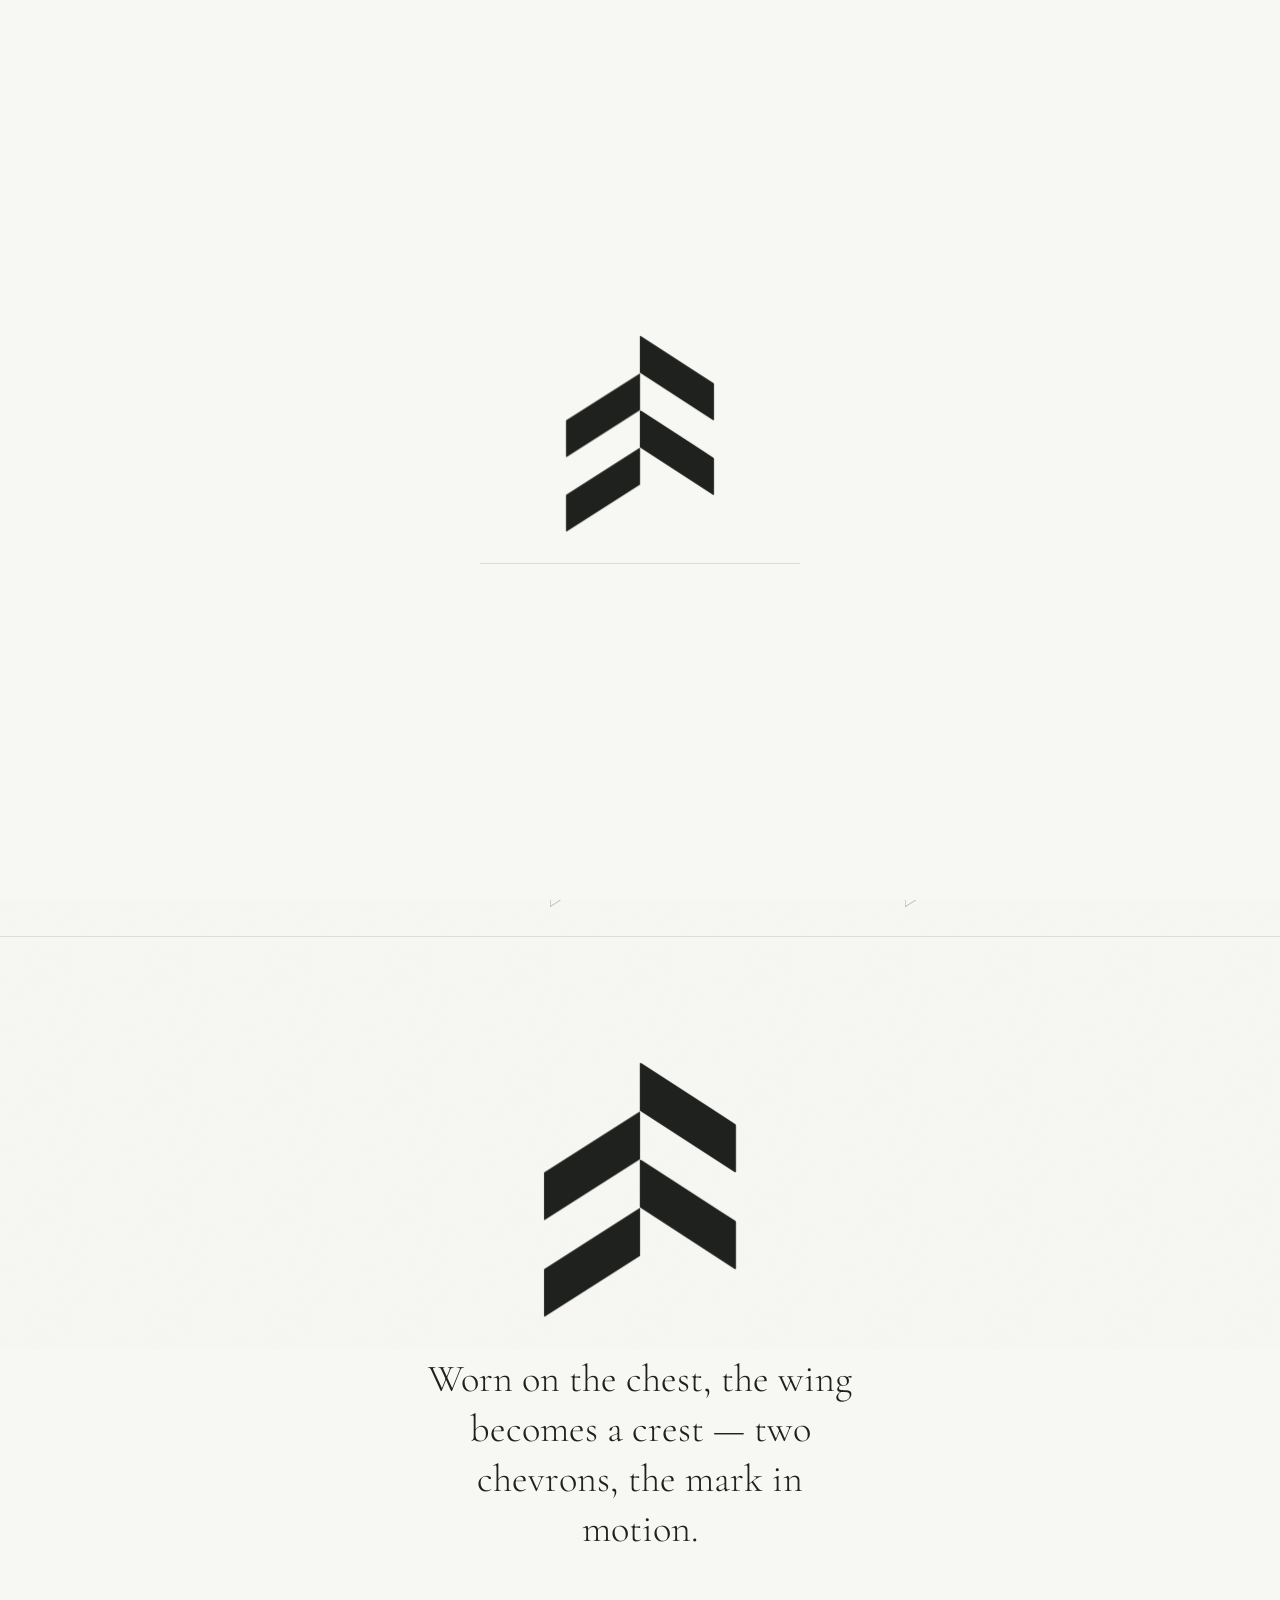
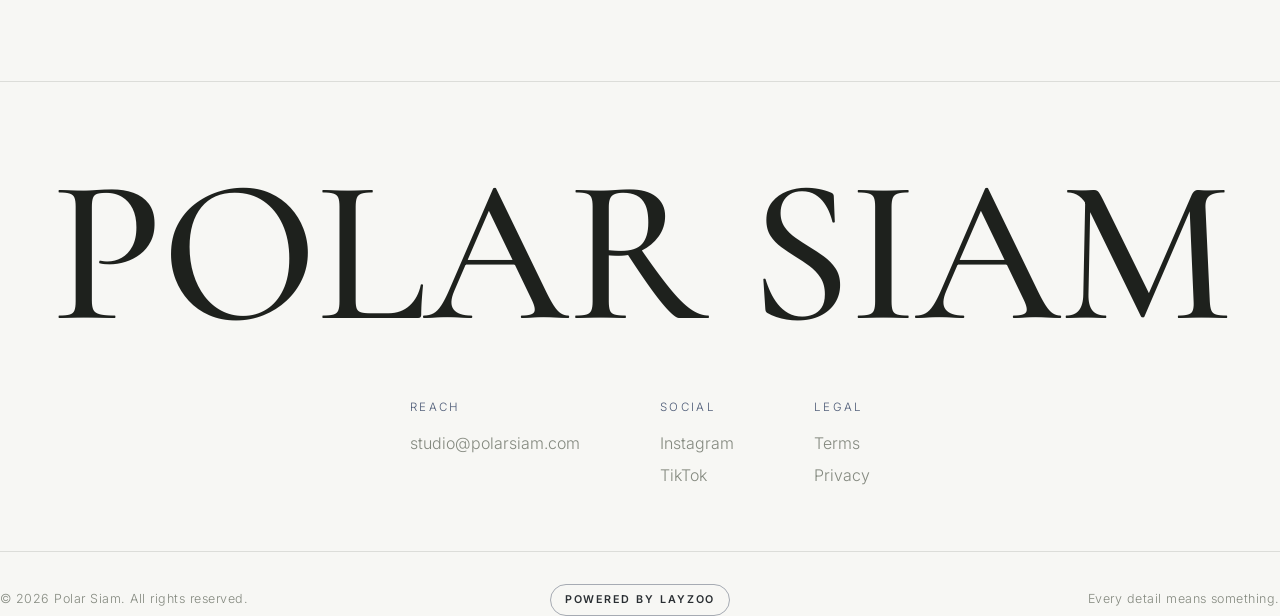
<file: story.html>
<!doctype html>
<html lang="en">
<head>
<meta charset="UTF-8" />
<meta name="viewport" content="width=device-width, initial-scale=1.0" />
<title>POLAR SIAM — Story</title>
<meta name="description" content="The story of Polar Siam — a teamwear house where every detail means something." />

<link rel="preconnect" href="https://fonts.googleapis.com" />
<link rel="preconnect" href="https://fonts.gstatic.com" crossorigin />
<link href="https://fonts.googleapis.com/css2?family=Cormorant+Garamond:ital,wght@0,400;0,500;0,600;1,400;1,500&family=Inter:wght@300;400;500;600&display=swap" rel="stylesheet" />
<link rel="stylesheet" href="css/style.css?v=8" />

<script type="importmap">
{
  "imports": {
    "three": "https://esm.sh/three@0.160.0",
    "lenis": "https://esm.sh/lenis@1.1.20",
    "animejs": "https://esm.sh/animejs@4.0.2"
  }
}
</script>

<style>
  /* ---- Story page ---- */
  [data-fx] { will-change: transform, opacity; backface-visibility: hidden; }

  /* 1 — brand logo, centred + interactive winged mark */
  .st-logo-hero { min-height: 100svh; display: flex; flex-direction: column; align-items: center; justify-content: center; padding: 7rem var(--pad) 4rem; }
  .st-logo-name { display: none; width: clamp(200px, 32vw, 360px); margin-bottom: clamp(2.2rem, 6vh, 4.5rem); }
  .st-logo-name img { display: block; width: 100%; height: auto; object-fit: contain; }
  .st-logo-stage { position: relative; width: min(760px, 88vw); perspective: 1400px; }
  .st-logo-stage { margin-bottom: clamp(1.8rem, 4vw, 2.8rem); }
  .logomark { position: relative; width: 100%; transform-style: preserve-3d; will-change: transform; }
  .lm-svg { display: block; width: 100%; height: auto; overflow: visible;
    filter: none; transition: none; }
  .logomark:hover .lm-svg { filter: none; }
  .lm-feathers { transition: none; }
  .logomark:hover .lm-feathers { transform: none; }
  /* interactive hotspots (invisible) */
  .lm-hit { fill: transparent; pointer-events: none; cursor: default; outline: none; }
  .lm-hit:focus-visible { outline: 2px solid var(--gold); outline-offset: 3px; }

  /* explanation block under the mark */
  .st-logo-explain {
    width: min(920px, 92vw);
    list-style: none;
    margin: clamp(5.4rem, 9vw, 8rem) 0 0;
    padding: clamp(1.2rem, 2vw, 1.8rem) clamp(1rem, 2.2vw, 2rem);
    display: grid;
    gap: 0.7rem;
    border-top: 1px solid rgba(30, 33, 29, 0.26);
    border-bottom: 1px solid rgba(30, 33, 29, 0.2);
    background: linear-gradient(180deg, rgba(250, 250, 247, 0.55) 0%, rgba(250, 250, 247, 0.08) 100%);
  }
  .st-logo-explain li {
    font-size: clamp(0.96rem, 1.42vw, 1.04rem);
    line-height: 1.7;
    color: color-mix(in srgb, var(--ink) 78%, var(--bg) 22%);
    max-width: 78ch;
  }
  .st-logo-explain b {
    color: var(--ink);
    letter-spacing: 0.12em;
    margin-right: 0.7rem;
    font-size: 0.82em;
    text-transform: uppercase;
  }

  /* meaning popups — clean rectangle, smooth fade+rise */
  .logo-pop { position: absolute; left: 50%; z-index: 6; width: 272px; max-width: 74vw;
    background: rgba(250,250,247,0.95); border: 1px solid var(--line); border-radius: 5px;
    padding: 1.05rem 1.2rem; text-align: left; box-shadow: 0 22px 56px -22px rgba(30,33,29,0.42);
    opacity: 0; visibility: hidden; pointer-events: none;
    transition: opacity .42s var(--ease), transform .42s var(--ease), visibility .42s; }
  .logo-pop__k { display: block; font-size: 0.66rem; letter-spacing: 0.24em; text-transform: uppercase; color: var(--gold); margin-bottom: 0.55rem; }
  .logo-pop p { font-family: var(--f-serif); font-style: italic; font-size: 1.04rem; line-height: 1.5; color: var(--ink); }
  .logo-pop::before { content: ""; position: absolute; left: 50%; margin-left: -6px; width: 12px; height: 12px;
    background: rgba(250,250,247,0.95); border: 1px solid var(--line); transform: rotate(45deg); }
  .logo-pop--disc { top: 100%; transform: translate(-50%, 22px); }
  .logo-pop--disc::before { top: -7px; border-right: none; border-bottom: none; }
  .logo-pop--disc.is-on { opacity: 1; visibility: visible; transform: translate(-50%, 13px); }
  .logo-pop--bone { bottom: 100%; transform: translate(-50%, -22px); }
  .logo-pop--bone::before { bottom: -7px; border-left: none; border-top: none; }
  .logo-pop--bone.is-on { opacity: 1; visibility: visible; transform: translate(-50%, -13px); }
  @media (max-width: 640px) { .logo-pop { width: 224px; } }

  /* discovery hint — always visible; only hides while the mark is hovered, returns on leave */
  .logo-hint { position: absolute; left: 50%; top: 100%; transform: translate(-50%, 44px);
    display: flex; flex-direction: column; align-items: center; gap: 0.35rem;
    color: var(--ink-dim); text-align: center; pointer-events: none; z-index: 4;
    transition: opacity .55s var(--ease), transform .55s var(--ease); }
  .logo-hint__cue { color: var(--gold); line-height: 0; animation: hintBob 1.9s var(--ease) infinite; }
  .logo-hint__label { font-size: 0.7rem; letter-spacing: 0.24em; text-transform: uppercase; }
  .logo-hint em { font-family: var(--f-serif); font-style: italic; font-size: 0.98rem; color: var(--ink-dim); }
  .st-logo-stage:hover .logo-hint { opacity: 0; transform: translate(-50%, 30px); }
  @keyframes hintBob { 0%, 100% { transform: translateY(0); } 50% { transform: translateY(-5px); } }
  .logo-pop,
  .logo-hint { display: none !important; }
  @media (hover: none) { .logo-hint { display: none; } }
  @media (prefers-reduced-motion: reduce) { .logo-hint__cue { animation: none; } }

  @media (max-width: 760px) {
    .st-logo-explain {
      margin-top: clamp(3.6rem, 8vw, 4.8rem);
      padding: 1rem 0.65rem;
      gap: 0.55rem;
    }
    .st-logo-explain li {
      font-size: 0.94rem;
      line-height: 1.62;
    }
    .st-logo-explain b {
      margin-right: 0.52rem;
    }
  }

  /* 3 — assembling crest */
  .st-crest-explain { display: flex; flex-direction: column; align-items: center; text-align: center; gap: 2.4rem; min-height: 80vh; justify-content: center; }
  .st-crest__text { font-family: var(--f-serif); font-size: clamp(1.5rem, 3vw, 2.4rem); max-width: 24ch; line-height: 1.3; }
  .assemble { width: clamp(120px, 15vw, 200px); height: auto; display: block; overflow: visible; }
  .assemble .arm { will-change: transform, opacity; }
  .assemble .arm path { fill: var(--ink); }

  /* 4 — closing statement */
  .st-hero { min-height: 92svh; display: flex; flex-direction: column; justify-content: center; padding: 6rem var(--pad) 6rem; }
  .st-eyebrow { font-size: 0.8rem; letter-spacing: 0.3em; text-transform: uppercase; color: var(--gold); margin-bottom: 1.6rem; }
  .st-title { font-family: var(--f-serif); font-weight: 500; font-size: clamp(3rem, 10vw, 8.5rem); line-height: 0.95; letter-spacing: -0.01em; max-width: 13ch; }
  .st-title em { font-style: italic; }
  .st-sub { max-width: 46ch; margin-top: 2.2rem; color: var(--ink-dim); font-size: clamp(1rem, 1.4vw, 1.2rem); line-height: 1.75; }

  /* centered logo block */
  .st-logo-mid {
    min-height: 52svh;
    display: flex;
    flex-direction: column;
    align-items: center;
    justify-content: center;
    padding: 10rem var(--pad) 4rem;
    gap: 1.9rem;
  }
  .st-logo-mid img {
    display: block;
    width: min(920px, 92vw);
    height: auto;
    object-fit: contain;
  }
  .st-logo-mobile-hint {
    display: none;
    margin-top: -0.35rem;
    font-size: 0.72rem;
    letter-spacing: 0.2em;
    text-transform: uppercase;
    color: color-mix(in srgb, var(--gold) 70%, var(--ink) 30%);
  }
  .st-logo-mid__explain {
    width: min(920px, 92vw);
    margin: 0;
    padding: 1.2rem 1.35rem;
    list-style: none;
    display: grid;
    gap: 0.85rem;
    color: var(--ink-dim);
    border: 1px solid rgba(30, 33, 29, 0.16);
    border-radius: 10px;
    background: linear-gradient(180deg, rgba(250, 250, 247, 0.8) 0%, rgba(250, 250, 247, 0.45) 100%);
    box-shadow: 0 16px 40px -28px rgba(30, 33, 29, 0.45);
  }
  .st-logo-mid__explain li {
    display: grid;
    grid-template-columns: auto 1fr;
    gap: 0.85rem;
    align-items: start;
    font-size: clamp(0.98rem, 1.3vw, 1.06rem);
    line-height: 1.65;
  }
  .st-logo-mid__explain strong {
    color: var(--gold);
    font-weight: 500;
    letter-spacing: 0.16em;
    text-transform: uppercase;
    min-width: 2.2ch;
  }
  .logo-preview-overlay {
    position: fixed;
    inset: 0;
    display: none;
    align-items: center;
    justify-content: center;
    padding: 1.25rem;
    background: rgba(9, 10, 12, 0.9);
    z-index: 120;
  }
  .logo-preview-overlay.is-open {
    display: flex;
  }
  .logo-preview-overlay img {
    display: block;
    width: min(94vw, 680px);
    max-height: 90svh;
    height: auto;
    object-fit: contain;
  }
  .logo-preview-card {
    display: flex;
    align-items: center;
    justify-content: center;
    width: min(96vw, 760px);
    min-height: min(72svh, 620px);
    padding: 1.25rem;
    background: var(--bg);
    border: 1px solid color-mix(in srgb, var(--ink) 14%, var(--bg) 86%);
    border-radius: 10px;
    box-shadow: 0 24px 60px -30px rgba(0, 0, 0, 0.62);
  }
  .logo-preview-card img {
    display: block;
    width: min(90vw, 680px);
    max-height: 66svh;
    height: auto;
    object-fit: contain;
  }
  body.logo-preview-open {
    overflow: hidden;
  }
  @media (max-width: 760px) {
    .st-logo-mid {
      padding-top: 8.4rem;
    }
    .st-logo-mid img {
      cursor: zoom-in;
      width: min(94vw, 620px);
    }
    .st-logo-mobile-hint {
      display: block;
    }
    .st-logo-mid__explain {
      width: min(760px, 86vw);
      padding: 0.72rem 0.66rem;
      gap: 0.52rem;
    }
    .st-logo-mid__explain li {
      gap: 0.48rem;
      font-size: 0.88rem;
      line-height: 1.45;
    }
    .st-logo-mid__explain strong {
      letter-spacing: 0.12em;
    }
  }
</style>

</head>
<body>

<!-- ============ PRELOADER ============ -->
<div class="loader" id="loader">
  <svg class="loader__logo" viewBox="0 0 174.36 230.24" xmlns="http://www.w3.org/2000/svg" aria-hidden="true">
    <g class="arm"><path d="M174,80.59l0-43.07a2,2,0,0,1,1.78.31q36.67,23.74,84.64,54.87a1.93,1.93,0,0,1,.87,1.6v41.64a.7.7,0,0,1-1.09.59L174,80.59Z" transform="translate(-86.95 -37.43)"/></g>
    <g class="arm"><path d="M174.17,82.2v42.33a.5.5,0,0,1-.23.42l-86.22,55a.5.5,0,0,1-.77-.42V137.18a.5.5,0,0,1,.23-.42l86.22-55a.5.5,0,0,1,.77.42Z" transform="translate(-86.95 -37.43)"/></g>
    <g class="arm"><path d="M174,168.5l0-43.07a2,2,0,0,1,1.78.31q36.67,23.74,84.64,54.87a1.93,1.93,0,0,1,.87,1.6v41.64a.7.7,0,0,1-1.09.59L174,168.5Z" transform="translate(-86.95 -37.43)"/></g>
    <g class="arm"><path d="M174.17,169.87V212.2a.5.5,0,0,1-.23.42l-86.22,55a.5.5,0,0,1-.77-.42V224.85a.5.5,0,0,1,.23-.42l86.22-55a.5.5,0,0,1,.77.42Z" transform="translate(-86.95 -37.43)"/></g>
  </svg>
  <div class="loader__bar"><span id="loaderBar"></span></div>
</div>

<!-- ============ CUSTOM CURSOR ============ -->
<img class="cursor" id="cursor" src="assets/p/cursor1.png" alt="" />
<div class="grain"></div>

<!-- ============ NAV ============ -->
<header class="nav" id="nav">
  <nav class="nav__links">
    <a href="index.html" data-cursor="hover">Overvieu</a>
    <a href="#top" class="is-active" aria-current="page" data-cursor="hover">Company Story</a>
    <a href="careers.html" data-cursor="hover">Apply</a>
  </nav>
</header>

<main id="top">

  <section class="st-logo-mid" aria-label="Polar Siam assembled logo">
    <img src="assets/logo/companystory.svg" alt="Polar Siam assembled logo" />
    <p class="st-logo-mobile-hint">Tap to preview</p>
    <ul class="st-logo-mid__explain" aria-label="Logo explanation">
      <li><strong>1/</strong><span>The high circle stroke represents safety around us, a clear protective line at the center of our identity.</span></li>
      <li><strong>2/</strong><span>The clavicle-inspired structure reflects how the human clavicle creates power and stability for the upper body.</span></li>
      <li><strong>3/</strong><span>The composition points to direction, keeping movement intentional and forward.</span></li>
      <li><strong>4/</strong><span>||. &nbsp;&nbsp;||</span></li>
    </ul>
  </section>

  <div class="logo-preview-overlay" id="logoPreviewOverlay" aria-hidden="true">
    <div class="logo-preview-card" id="logoPreviewCard">
      <img src="assets/logo/companystory.svg" alt="Polar Siam logo preview" />
    </div>
  </div>

  <!-- ============ 2 · SCROLLING BAR ============ -->
  <section class="marquee" aria-hidden="true">
    <div class="marquee__track">
      <div class="marquee__belt">
        <div class="marquee__group">
          <span>EVERY DETAIL MEANS SOMETHING</span>
          <img class="marquee__separator" src="assets/stroke%20logo.svg" alt="" aria-hidden="true" />
          <span>EST. POLAR SIAM</span>
          <img class="marquee__separator" src="assets/stroke%20logo.svg" alt="" aria-hidden="true" />
          <span>FORGED IN CONTRADICTION</span>
          <img class="marquee__separator" src="assets/stroke%20logo.svg" alt="" aria-hidden="true" />
        </div>
        <div class="marquee__group" aria-hidden="true">
          <span>EVERY DETAIL MEANS SOMETHING</span>
          <img class="marquee__separator" src="assets/stroke%20logo.svg" alt="" aria-hidden="true" />
          <span>EST. POLAR SIAM</span>
          <img class="marquee__separator" src="assets/stroke%20logo.svg" alt="" aria-hidden="true" />
          <span>FORGED IN CONTRADICTION</span>
          <img class="marquee__separator" src="assets/stroke%20logo.svg" alt="" aria-hidden="true" />
        </div>
      </div>
    </div>
  </section>

  <!-- ============ 3 · ASSEMBLING CREST ============ -->
  <section class="st-crest-explain">
    <svg class="assemble" viewBox="0 0 174.36 230.24" xmlns="http://www.w3.org/2000/svg" role="img" aria-label="Polar Siam crest">
      <g class="arm"><path d="M174,80.59l0-43.07a2,2,0,0,1,1.78.31q36.67,23.74,84.64,54.87a1.93,1.93,0,0,1,.87,1.6v41.64a.7.7,0,0,1-1.09.59L174,80.59Z" transform="translate(-86.95 -37.43)"/></g>
      <g class="arm"><path d="M174.17,82.2v42.33a.5.5,0,0,1-.23.42l-86.22,55a.5.5,0,0,1-.77-.42V137.18a.5.5,0,0,1,.23-.42l86.22-55a.5.5,0,0,1,.77.42Z" transform="translate(-86.95 -37.43)"/></g>
      <g class="arm"><path d="M174,168.5l0-43.07a2,2,0,0,1,1.78.31q36.67,23.74,84.64,54.87a1.93,1.93,0,0,1,.87,1.6v41.64a.7.7,0,0,1-1.09.59L174,168.5Z" transform="translate(-86.95 -37.43)"/></g>
      <g class="arm"><path d="M174.17,169.87V212.2a.5.5,0,0,1-.23.42l-86.22,55a.5.5,0,0,1-.77-.42V224.85a.5.5,0,0,1,.23-.42l86.22-55a.5.5,0,0,1,.77.42Z" transform="translate(-86.95 -37.43)"/></g>
    </svg>
    <p class="st-crest__text" data-fx="rise">Worn on the chest, the wing becomes a crest — two chevrons, the mark in motion.</p>
  </section>

  <!-- ============ FOOTER ============ -->
  <footer class="footer">
    <div class="footer__wordmark">POLAR SIAM</div>
    <div class="footer__grid">
      <div>
        <span class="footer__label">Reach</span>
        <a href="mailto:studio@polarsiam.com" data-cursor="hover">studio@polarsiam.com</a>
      </div>
      <div>
        <span class="footer__label">Social</span>
        <a href="#" data-cursor="hover">Instagram</a>
        <a href="#" data-cursor="hover">TikTok</a>
      </div>
      <div>
        <span class="footer__label">Legal</span>
        <a href="#" data-cursor="hover">Terms</a>
        <a href="#" data-cursor="hover">Privacy</a>
      </div>
    </div>
    <div class="footer__base">
      <span>© 2026 Polar Siam. All rights reserved.</span>
      <span class="footer__signature">Powered by Layzoo</span>
      <span>Every detail means something.</span>
    </div>
  </footer>

</main>

<script type="module" src="js/main.js?v=15"></script>
<script>
  (() => {
    const mobileQuery = window.matchMedia('(max-width: 760px)');
    const logo = document.querySelector('.st-logo-mid img');
    const overlay = document.getElementById('logoPreviewOverlay');
    const previewCard = document.getElementById('logoPreviewCard');

    if (!logo || !overlay || !previewCard) return;

    const openPreview = () => {
      if (!mobileQuery.matches) return;
      overlay.classList.add('is-open');
      overlay.setAttribute('aria-hidden', 'false');
      document.body.classList.add('logo-preview-open');
    };

    const closePreview = () => {
      overlay.classList.remove('is-open');
      overlay.setAttribute('aria-hidden', 'true');
      document.body.classList.remove('logo-preview-open');
    };

    logo.addEventListener('click', openPreview);
    previewCard.addEventListener('click', (event) => {
      event.stopPropagation();
    });
    overlay.addEventListener('click', closePreview);
    document.addEventListener('keydown', (event) => {
      if (event.key === 'Escape') closePreview();
    });
  })();
</script>

</body>
</html>
</file>
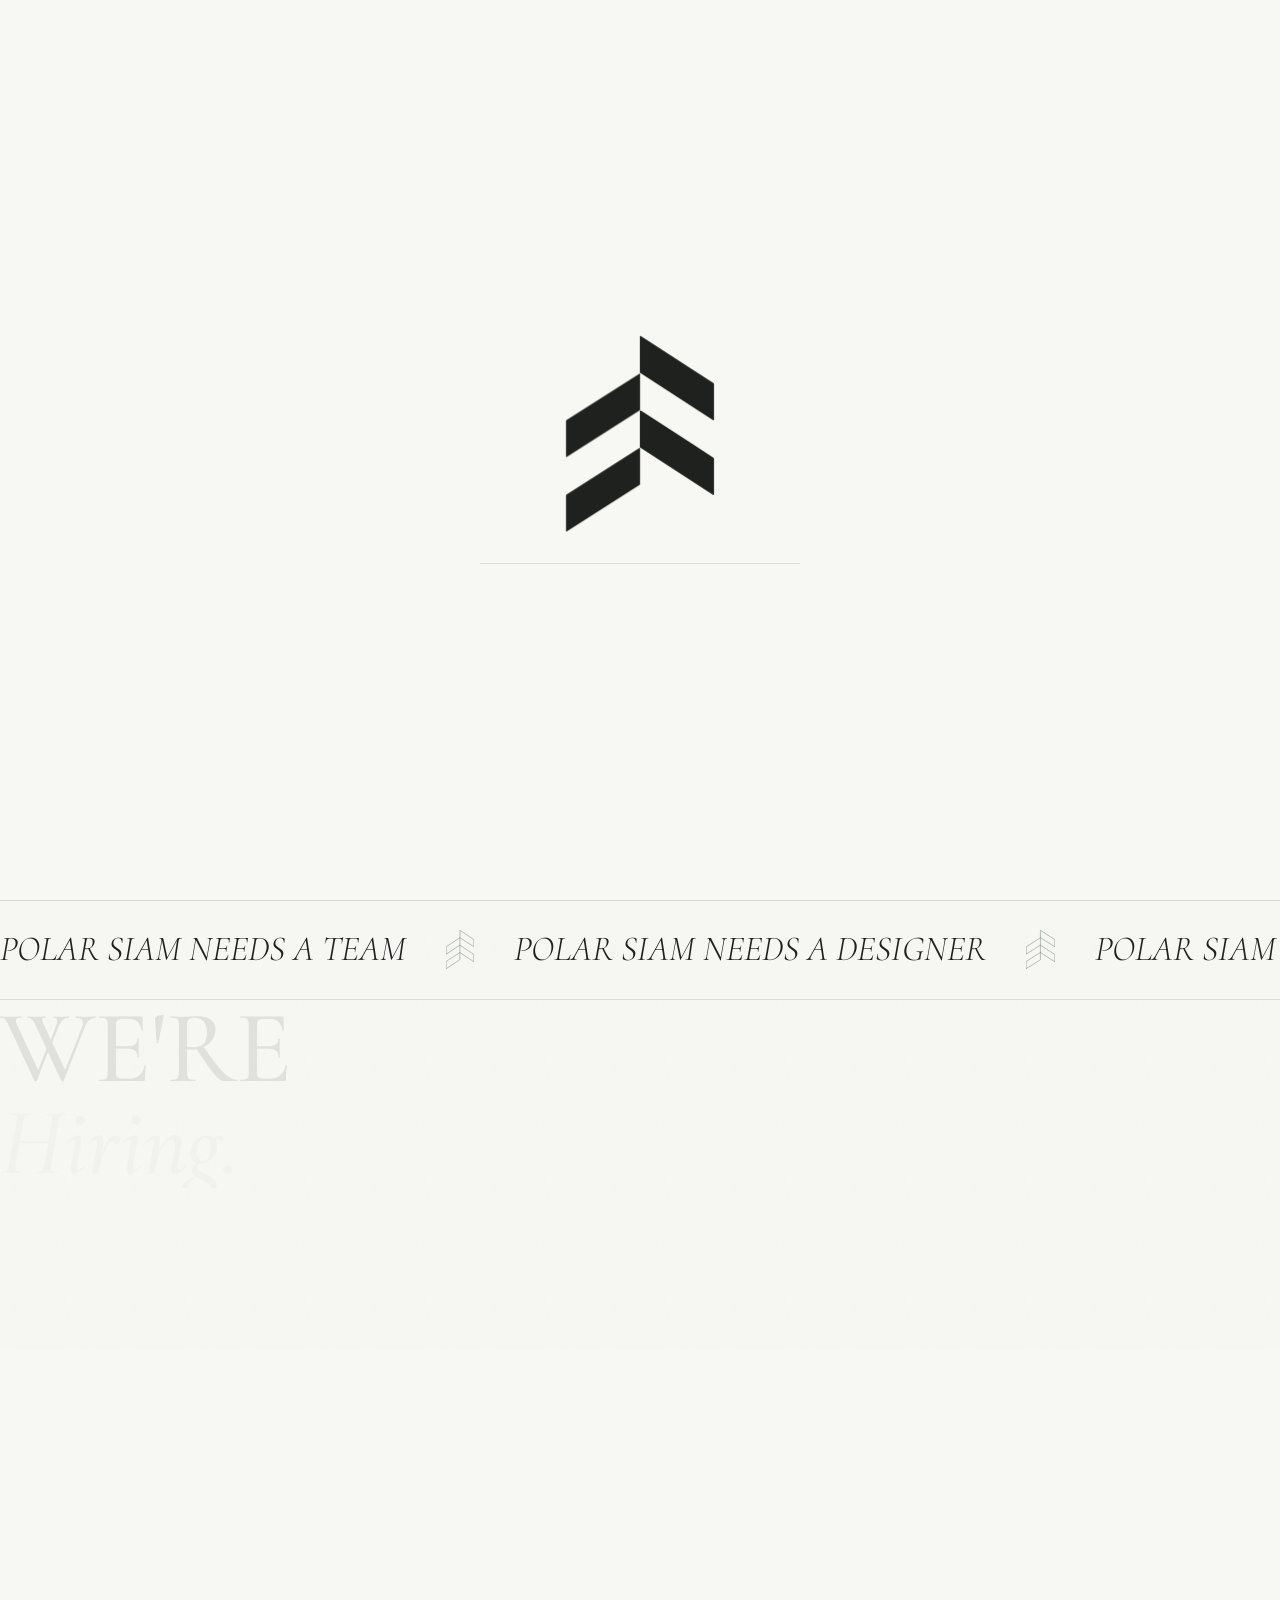
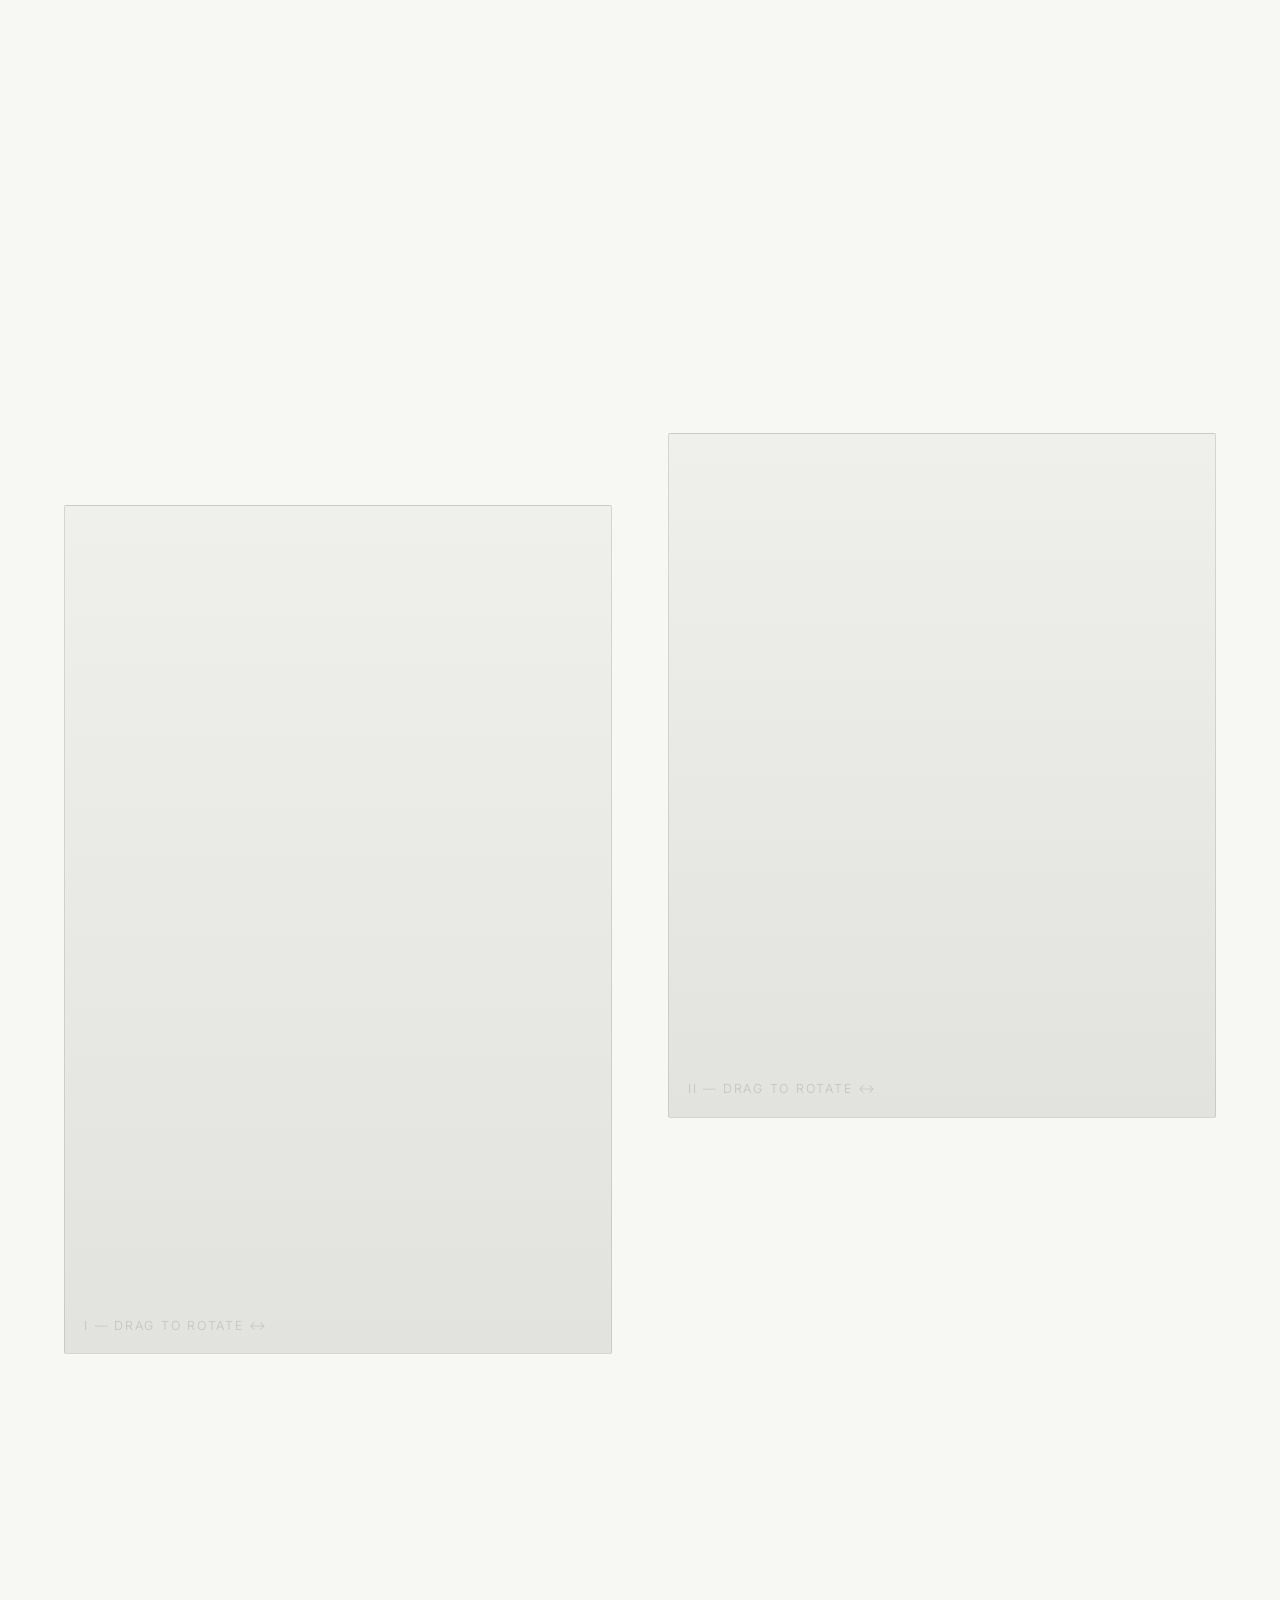
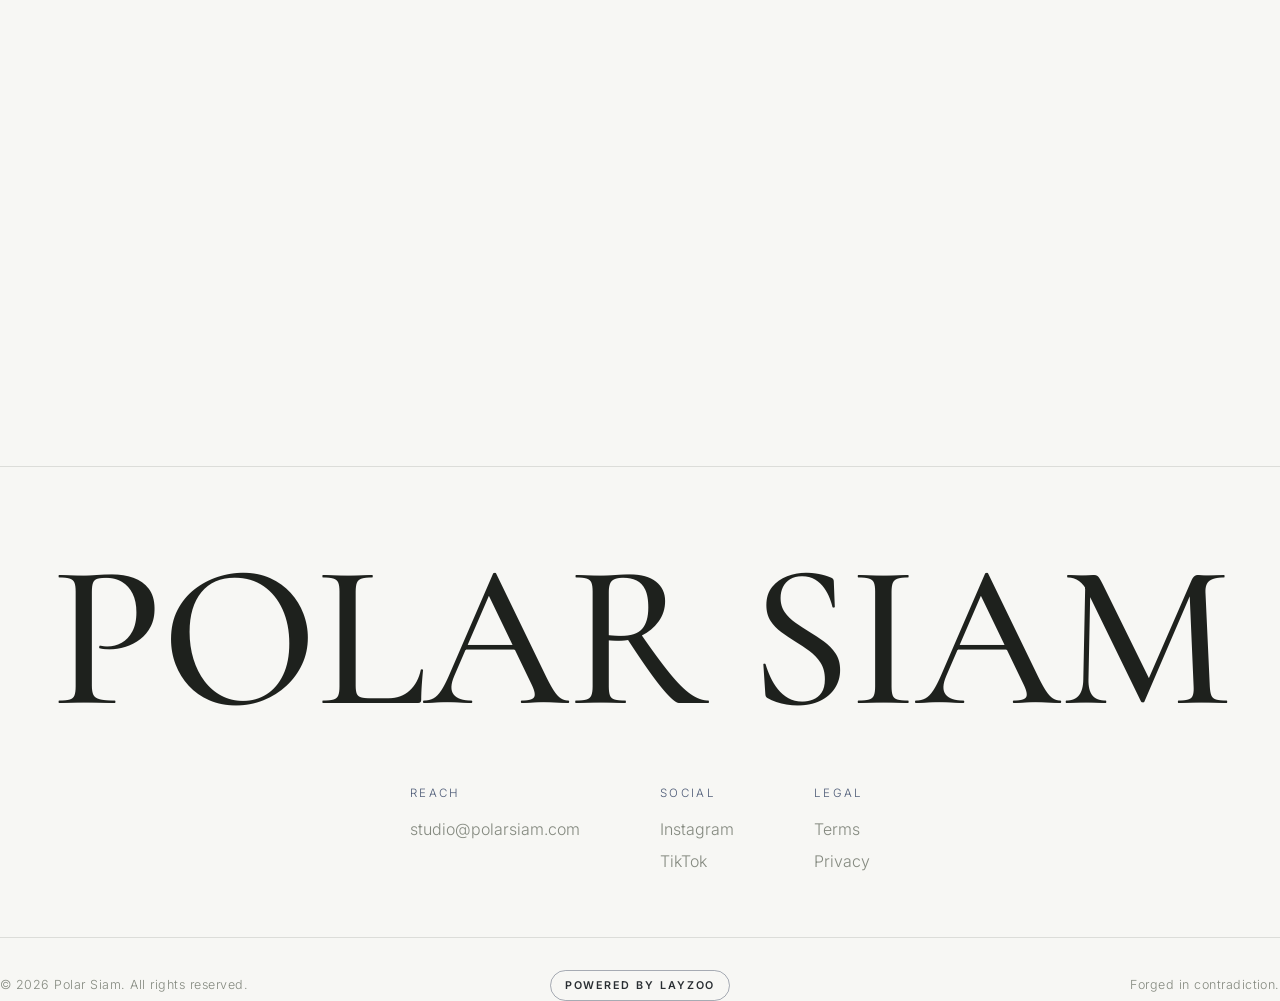
<file: woman.html>
<!doctype html>
<html lang="en">
<head>
<meta charset="UTF-8" />
<meta name="viewport" content="width=device-width, initial-scale=1.0" />
<title>POLAR SIAM — Woman</title>
<meta name="description" content="Polar Siam — Women's collection." />

<link rel="preconnect" href="https://fonts.googleapis.com" />
<link rel="preconnect" href="https://fonts.gstatic.com" crossorigin />
<link href="https://fonts.googleapis.com/css2?family=Cormorant+Garamond:ital,wght@0,400;0,500;0,600;1,400;1,500&family=Inter:wght@300;400;500;600&display=swap" rel="stylesheet" />
<link rel="stylesheet" href="css/style.css?v=10" />
<style>
  /* Woman — bars in #FF4B5C */
  :root { --bar-rgb: 255, 75, 92; }
</style>

<script type="importmap">
{
  "imports": {
    "three": "https://esm.sh/three@0.160.0",
    "three/addons/": "https://esm.sh/three@0.160.0/examples/jsm/",
    "lenis": "https://esm.sh/lenis@1.1.20",
    "animejs": "https://esm.sh/animejs@4.0.2"
  }
}
</script>

</head>
<body>

<!-- ============ PRELOADER ============ -->
<div class="loader" id="loader">
  <svg class="loader__logo" viewBox="0 0 174.36 230.24" xmlns="http://www.w3.org/2000/svg" aria-hidden="true">
    <g class="arm"><path d="M174,80.59l0-43.07a2,2,0,0,1,1.78.31q36.67,23.74,84.64,54.87a1.93,1.93,0,0,1,.87,1.6v41.64a.7.7,0,0,1-1.09.59L174,80.59Z" transform="translate(-86.95 -37.43)"/></g>
    <g class="arm"><path d="M174.17,82.2v42.33a.5.5,0,0,1-.23.42l-86.22,55a.5.5,0,0,1-.77-.42V137.18a.5.5,0,0,1,.23-.42l86.22-55a.5.5,0,0,1,.77.42Z" transform="translate(-86.95 -37.43)"/></g>
    <g class="arm"><path d="M174,168.5l0-43.07a2,2,0,0,1,1.78.31q36.67,23.74,84.64,54.87a1.93,1.93,0,0,1,.87,1.6v41.64a.7.7,0,0,1-1.09.59L174,168.5Z" transform="translate(-86.95 -37.43)"/></g>
    <g class="arm"><path d="M174.17,169.87V212.2a.5.5,0,0,1-.23.42l-86.22,55a.5.5,0,0,1-.77-.42V224.85a.5.5,0,0,1,.23-.42l86.22-55a.5.5,0,0,1,.77.42Z" transform="translate(-86.95 -37.43)"/></g>
  </svg>
  <div class="loader__bar"><span id="loaderBar"></span></div>
</div>

<!-- ============ CUSTOM CURSOR (bottom chevron of the mark) ============ -->
<img class="cursor" id="cursor" src="assets/p/cursor1.png" alt="" />

<!-- ============ PAPER GRAIN ============ -->
<div class="grain"></div>

<!-- ============ NAV ============ -->
<header class="nav" id="nav">
  <nav class="nav__links">
    <a href="index.html" data-cursor="hover">Overvieu</a>
    <a href="story.html" data-cursor="hover">Company Story</a>
    <a href="careers.html" data-cursor="hover">Apply</a>
  </nav>
</header>

<main id="top">

  <!-- ============ HERO ============ -->
  <section class="hero" id="hero">
    <!-- colonnade of bars: solid top band, side columns + central shaft of light below -->
    <div class="hero__bars" aria-hidden="true">
      <div class="hero__bars-top"></div>
      <div class="hero__bars-bottom"></div>
    </div>

    <!-- wordmark climbing both edges -->
    <div class="hero__rail hero__rail--left" aria-hidden="true">
      <div class="hero__rail-inner">
        <span class="hero__rail-item" style="--rail-opacity: 0.45;">POLARSIAM</span>
        <span class="hero__rail-item" style="--rail-opacity: 0.50;">POLAR SIAM</span>
        <span class="hero__rail-item" style="--rail-opacity: 0.55;">POLARSIAM</span>
        <span class="hero__rail-item" style="--rail-opacity: 0.60;">POLARSIAM</span>
        <span class="hero__rail-item" style="--rail-opacity: 0.65;">POLAR SIAM</span>
        <span class="hero__rail-item" style="--rail-opacity: 0.70;">POLARSIAM</span>
        <span class="hero__rail-item" style="--rail-opacity: 0.75;">POLARSIAM</span>
        <span class="hero__rail-item" style="--rail-opacity: 0.80;">POLAR SIAM</span>
        <span class="hero__rail-item" style="--rail-opacity: 0.85;">POLARSIAM</span>
        <span class="hero__rail-item" style="--rail-opacity: 0.90;">POLARSIAM</span>
        <span class="hero__rail-item" style="--rail-opacity: 0.95;">POLAR SIAM</span>
        <span class="hero__rail-item" style="--rail-opacity: 1;">POLARSIAM</span>
      </div>
    </div>
    <div class="hero__rail hero__rail--right" aria-hidden="true">
      <div class="hero__rail-inner">
        <span class="hero__rail-item" style="--rail-opacity: 0.45;">POLARSIAM</span>
        <span class="hero__rail-item" style="--rail-opacity: 0.50;">POLAR SIAM</span>
        <span class="hero__rail-item" style="--rail-opacity: 0.55;">POLARSIAM</span>
        <span class="hero__rail-item" style="--rail-opacity: 0.60;">POLARSIAM</span>
        <span class="hero__rail-item" style="--rail-opacity: 0.65;">POLAR SIAM</span>
        <span class="hero__rail-item" style="--rail-opacity: 0.70;">POLARSIAM</span>
        <span class="hero__rail-item" style="--rail-opacity: 0.75;">POLARSIAM</span>
        <span class="hero__rail-item" style="--rail-opacity: 0.80;">POLAR SIAM</span>
        <span class="hero__rail-item" style="--rail-opacity: 0.85;">POLARSIAM</span>
        <span class="hero__rail-item" style="--rail-opacity: 0.90;">POLARSIAM</span>
        <span class="hero__rail-item" style="--rail-opacity: 0.95;">POLAR SIAM</span>
        <span class="hero__rail-item" style="--rail-opacity: 1;">POLARSIAM</span>
      </div>
    </div>

    <!-- the brand mark (4 pieces — each repels the cursor) -->
    <div class="hero__emblem">
      <svg class="emblem" viewBox="0 0 174.36 230.24" xmlns="http://www.w3.org/2000/svg" role="img" aria-label="Polar Siam">
        <g class="arm"><path d="M174,80.59l0-43.07a2,2,0,0,1,1.78.31q36.67,23.74,84.64,54.87a1.93,1.93,0,0,1,.87,1.6v41.64a.7.7,0,0,1-1.09.59L174,80.59Z" transform="translate(-86.95 -37.43)"/></g>
        <g class="arm"><path d="M174.17,82.2v42.33a.5.5,0,0,1-.23.42l-86.22,55a.5.5,0,0,1-.77-.42V137.18a.5.5,0,0,1,.23-.42l86.22-55a.5.5,0,0,1,.77.42Z" transform="translate(-86.95 -37.43)"/></g>
        <g class="arm"><path d="M174,168.5l0-43.07a2,2,0,0,1,1.78.31q36.67,23.74,84.64,54.87a1.93,1.93,0,0,1,.87,1.6v41.64a.7.7,0,0,1-1.09.59L174,168.5Z" transform="translate(-86.95 -37.43)"/></g>
        <g class="arm"><path d="M174.17,169.87V212.2a.5.5,0,0,1-.23.42l-86.22,55a.5.5,0,0,1-.77-.42V224.85a.5.5,0,0,1,.23-.42l86.22-55a.5.5,0,0,1,.77.42Z" transform="translate(-86.95 -37.43)"/></g>
      </svg>
    </div>

    <!-- scroll cue -->
    <a href="#hiring" class="hero__scroll" data-cursor="hover" aria-label="Scroll">
      <svg viewBox="0 0 24 50" width="22" height="46">
        <line x1="12" y1="2" x2="12" y2="40" />
        <polyline points="5,32 12,43 19,32" />
      </svg>
    </a>
  </section>

  <!-- ============ MARQUEE ============ -->
  <section class="marquee" aria-hidden="true">
    <div class="marquee__track">
      <div class="marquee__belt">
        <div class="marquee__group">
          <span>POLAR SIAM NEEDS A TEAM</span>
          <img class="marquee__separator" src="assets/stroke%20logo.svg" alt="" aria-hidden="true" />
          <span>POLAR SIAM NEEDS A DESIGNER</span>
          <img class="marquee__separator" src="assets/stroke%20logo.svg" alt="" aria-hidden="true" />
        </div>
        <div class="marquee__group" aria-hidden="true">
          <span>POLAR SIAM NEEDS A TEAM</span>
          <img class="marquee__separator" src="assets/stroke%20logo.svg" alt="" aria-hidden="true" />
          <span>POLAR SIAM NEEDS A DESIGNER</span>
          <img class="marquee__separator" src="assets/stroke%20logo.svg" alt="" aria-hidden="true" />
        </div>
      </div>
    </div>
  </section>

  <!-- ============ WE'RE HIRING (CTA) ============ -->
  <section class="join" id="hiring">
    <h2 class="join__title">
      <span class="line"><span class="word">We're</span></span>
      <span class="line"><span class="word italic">Hiring.</span></span>
    </h2>
    <p class="join__sub reveal-up">We're building the house of Polar Siam — designers, pattern-cutters, and people who believe every detail means something. If that's you, there's a place on the bench.</p>
    <a href="careers.html" class="join__cta-btn magnetic" data-cursor="hover"><span>Apply now</span></a>
  </section>

  <!-- ============ LOOKBOOK (parallax grid) ============ -->
  <section class="lookbook" id="lookbook">
    <div class="lookbook__head">
      <h2 class="section-title reveal-up">Lookbook</h2>
      <p class="section-tag reveal-up">Shot on location — 72°N</p>
    </div>
    <div class="lookbook__grid">
      <figure class="look look--tall look--model">
        <div class="model-viewer" data-src="assets/ee.glb" data-cursor="hover"></div>
        <figcaption>I — Drag to rotate ↔</figcaption>
      </figure>
      <figure class="look look--model">
        <div class="model-viewer" data-src="assets/woman2.glb" data-cursor="hover"></div>
        <figcaption>II — Drag to rotate ↔</figcaption>
      </figure>
    </div>
  </section>

  <!-- ============ STORY ============ -->
  <section class="story" id="story">
    <div class="story__col">
      <h2 class="section-title reveal-up">The Story</h2>
    </div>
    <div class="story__col">
      <p class="story__lead reveal-up">Polar Siam began as a question: what does a body wear when it lives in two worlds at once?</p>
      <p class="story__body reveal-up">Cut from technical cold-weather membranes and finished with the drape of tropical tailoring, every piece is built to be worn against itself. We design for the in-between — the airport at 4am, the rooftop at dusk, the cold open and the warm close.</p>
      <p class="story__body reveal-up">Made in small runs. Numbered. Never restocked.</p>
    </div>
  </section>

  <!-- ============ FOOTER ============ -->
  <footer class="footer">
    <div class="footer__wordmark">POLAR SIAM</div>
    <div class="footer__grid">
      <div>
        <span class="footer__label">Reach</span>
        <a href="mailto:studio@polarsiam.com" data-cursor="hover">studio@polarsiam.com</a>
      </div>
      <div>
        <span class="footer__label">Social</span>
        <a href="#" data-cursor="hover">Instagram</a>
        <a href="#" data-cursor="hover">TikTok</a>
      </div>
      <div>
        <span class="footer__label">Legal</span>
        <a href="#" data-cursor="hover">Terms</a>
        <a href="#" data-cursor="hover">Privacy</a>
      </div>
    </div>
    <div class="footer__base">
      <span>© 2026 Polar Siam. All rights reserved.</span>
      <span class="footer__signature">Powered by Layzoo</span>
      <span>Forged in contradiction.</span>
    </div>
  </footer>

</main>

<script type="module" src="js/main.js?v=15"></script>
<script type="module" src="js/model-viewer.js?v=3"></script>

</body>
</html>
</file>
<file: css/style.css>
/* ============================================================
   POLAR SIAM — dark luxe fashion house
   ============================================================ */

:root {
  --bg:        #f7f7f4;   /* near-white canvas */
  --bg-soft:   #efefea;
  --ink:       #1e211d;   /* deep neutral ink (not pure black) */
  --ink-dim:   #84897f;   /* muted grey-green */
  --bar:       #c7cec1;   /* sage bar (from the brand reference) */
  --bar-rgb:   199, 206, 193; /* bar colour as RGB — pages override for their section */
  --hero-bar-width: clamp(41px, 5.2vw, 57px);
  --hero-bar-gutter: 20px;
  --gold:      #4b5975;   /* accent — refined slate blue (was beige/gold) */
  --gold-soft: #8592af;
  --line:      rgba(30, 33, 29, 0.12);

  --f-serif: "Cormorant Garamond", Georgia, serif;
  --f-sans:  "Inter", system-ui, sans-serif;

  --ease: cubic-bezier(0.16, 1, 0.3, 1);
  --pad: clamp(1.25rem, 5vw, 5rem);
}

* { margin: 0; padding: 0; box-sizing: border-box; }

html { -webkit-font-smoothing: antialiased; }

body {
  background: var(--bg);
  color: var(--ink);
  font-family: var(--f-sans);
  font-weight: 300;
  line-height: 1.5;
  overflow-x: clip; /* clip (not hidden) so position:sticky still works */
  cursor: auto;
}

/* Lenis */
html.lenis, html.lenis body { height: auto; }
.lenis.lenis-smooth { scroll-behavior: auto !important; }
.lenis.lenis-stopped { overflow: hidden; }

a { color: inherit; text-decoration: none; }
::selection { background: var(--gold); color: #000; }

img { max-width: 100%; display: block; }

/* ============ PRELOADER ============ */
.loader {
  position: fixed; inset: 0; z-index: 1000;
  background: var(--bg);
  display: flex; flex-direction: column;
  align-items: center; justify-content: center;
  gap: 2rem;
}
.loader__inner { display: flex; align-items: baseline; gap: 1.5rem; }
.loader__mark {
  font-family: var(--f-serif); font-size: clamp(4rem, 14vw, 11rem);
  font-style: italic; line-height: 0.8; color: var(--ink);
}
.loader__count {
  font-family: var(--f-sans); font-size: 1rem; letter-spacing: 0.1em;
  color: var(--gold); display: flex;
}
.loader__pct { opacity: 0.5; }
.loader__bar {
  width: min(40vw, 320px); height: 1px; background: var(--line);
  overflow: hidden;
}
.loader__bar span {
  display: block; height: 100%; width: 0%;
  background: var(--gold);
}
.loader.is-done { pointer-events: none; }
/* assembling-mark preloader */
.loader__logo { width: clamp(96px, 12vw, 148px); height: auto; overflow: visible; display: block; }
.loader__logo .arm { will-change: transform, opacity; }
.loader__logo .arm path { fill: var(--ink); }

/* ============ CUSTOM CURSOR ============ */
/* cursor = the bottom chevron of the brand mark (position + scale driven in JS) */
.cursor {
  display: none !important;
}
a, button, label, summary, [data-cursor], .magnetic { cursor: pointer; }
input, textarea, select { cursor: auto; }

/* ============ PAPER GRAIN ============ */
.grain {
  position: fixed; inset: -50%; z-index: 1; pointer-events: none;
  opacity: 0.035; mix-blend-mode: multiply;
  background-image: url("data:image/svg+xml,%3Csvg xmlns='http://www.w3.org/2000/svg' width='120' height='120'%3E%3Cfilter id='n'%3E%3CfeTurbulence type='fractalNoise' baseFrequency='0.9' numOctaves='3'/%3E%3C/filter%3E%3Crect width='100%25' height='100%25' filter='url(%23n)'/%3E%3C/svg%3E");
  animation: grain 6s steps(6) infinite;
}
@keyframes grain {
  0%,100%{transform:translate(0,0)} 20%{transform:translate(-8%,4%)}
  40%{transform:translate(5%,-6%)} 60%{transform:translate(-3%,7%)} 80%{transform:translate(6%,3%)}
}

/* All content sits above scene */
main, .nav { position: relative; z-index: 2; }

/* ============ NAV ============ */
.nav {
  position: fixed; top: 0; left: 0; width: 100%;
  display: flex; align-items: center; justify-content: center;
  padding: 1.5rem var(--pad); z-index: 50;
  color: var(--ink);
}
.nav__brand { font-size: 0.95rem; letter-spacing: 0.32em; font-weight: 400; }
.nav__links {
  position: absolute;
  left: 50%;
  top: 50%;
  transform: translate(-50%, -50%);
  display: grid;
  grid-template-columns: minmax(max-content, 1fr) auto minmax(max-content, 1fr);
  align-items: center;
  column-gap: 1.2rem;
  width: min(560px, calc(100% - (var(--pad) * 2)));
}
.nav__links a:nth-child(1) { justify-self: end; }
.nav__links a:nth-child(2) { justify-self: center; }
.nav__links a:nth-child(3) { justify-self: start; }
.nav__links a {
  font-size: 0.8rem; letter-spacing: 0.12em; text-transform: uppercase;
  position: relative; padding-bottom: 3px;
}
.nav__links a::after {
  content: ""; position: absolute; left: 0; bottom: 0;
  width: 100%; height: 1px; background: currentColor;
  transform: scaleX(0); transform-origin: right; transition: transform .5s var(--ease);
}
.nav__links a:hover::after { transform: scaleX(1); transform-origin: left; }
.nav__links a.is-active::after { transform: scaleX(1); transform-origin: left; }
.nav__links a.is-active { color: var(--ink); }
.nav__cta {
  font-size: 0.78rem; letter-spacing: 0.12em; text-transform: uppercase;
  border: 1px solid var(--ink); border-radius: 100px;
  padding: 0.6rem 1.2rem; display: inline-block;
}
@media (max-width: 760px) {
  .nav {
    justify-content: center;
    padding: 1rem var(--pad);
  }
  .nav__links {
    position: absolute;
    left: 50%;
    top: 50%;
    transform: translate(-50%, -50%);
    display: grid;
    grid-template-columns: minmax(max-content, 1fr) auto minmax(max-content, 1fr);
    align-items: center;
    column-gap: 0.9rem;
    width: min(520px, calc(100% - (var(--pad) * 2)));
  }
  .nav__links a {
    font-size: 0.72rem;
    letter-spacing: 0.08em;
  }
}

/* ============ SHARED ============ */
section { padding: clamp(5rem, 14vh, 12rem) var(--pad); }
.section-title {
  font-family: var(--f-serif); font-weight: 500;
  font-size: clamp(2.4rem, 7vw, 5rem); line-height: 0.95;
}
.section-tag {
  font-size: 0.8rem; letter-spacing: 0.16em; text-transform: uppercase;
  color: var(--ink-dim); margin-top: 1rem;
}

/* reveal helpers (anime.js drives these) */
.reveal-up { opacity: 0; transform: translateY(24px); }

/* ============ HERO (the colonnade) ============ */
.hero {
  position: relative; height: 100svh; min-height: 600px;
  overflow: hidden; background: var(--bg);
}

/* --- bars --- */
/* single centered bar */
.hero__bars { position: absolute; inset: 0; z-index: 2; } /* bars sit ABOVE the mark */
.hero__bars-top,
.hero__bars-bottom {
  position: absolute;
  left: 50%;
  width: var(--hero-bar-width);
  transform: translateX(-50%);
  background: rgba(var(--bar-rgb), 0.44);
}
.hero__bars-top::before,
.hero__bars-top::after,
.hero__bars-bottom::before,
.hero__bars-bottom::after {
  content: "";
  position: absolute;
  top: 0;
  bottom: 0;
  width: var(--hero-bar-width);
  background: rgba(var(--bar-rgb), 0.44);
}
.hero__bars-top::before,
.hero__bars-bottom::before {
  left: calc(-1 * (var(--hero-bar-width) + var(--hero-bar-gutter)));
  box-shadow:
    calc(-1 * (var(--hero-bar-width) + var(--hero-bar-gutter))) 0 0 0 rgba(var(--bar-rgb), 0.44),
    calc(-2 * (var(--hero-bar-width) + var(--hero-bar-gutter))) 0 0 0 rgba(var(--bar-rgb), 0.44);
}
.hero__bars-top::after,
.hero__bars-bottom::after {
  left: calc(var(--hero-bar-width) + var(--hero-bar-gutter));
  box-shadow:
    calc(var(--hero-bar-width) + var(--hero-bar-gutter)) 0 0 0 rgba(var(--bar-rgb), 0.44),
    calc(2 * (var(--hero-bar-width) + var(--hero-bar-gutter))) 0 0 0 rgba(var(--bar-rgb), 0.44);
}
.hero__bars-top    { top: 0; height: 26vh; }
.hero__bars-bottom { top: 26vh; bottom: 0; }

/* --- wordmark rails climbing the edges --- */
.hero__rail {
  position: absolute; top: 0; bottom: 0; z-index: 3;
  display: flex; align-items: center; overflow: hidden; pointer-events: none;
}
.hero__rail--left  {
  left: calc(50% - (2.5 * (var(--hero-bar-width) + var(--hero-bar-gutter))));
  transform: translateX(-50%);
}
.hero__rail--right {
  right: calc(var(--hero-bar-width) + (var(--hero-bar-gutter) / 2));
  transform: translateX(50%);
}
@media (min-width: 761px) {
  .hero__bars-top::before,
  .hero__bars-bottom::before {
    box-shadow:
      calc(-1 * (var(--hero-bar-width) + var(--hero-bar-gutter))) 0 0 0 rgba(var(--bar-rgb), 0.44),
      calc(-2 * (var(--hero-bar-width) + var(--hero-bar-gutter))) 0 0 0 rgba(var(--bar-rgb), 0.44),
      calc(-3 * (var(--hero-bar-width) + var(--hero-bar-gutter))) 0 0 0 rgba(var(--bar-rgb), 0.44),
      calc(-4 * (var(--hero-bar-width) + var(--hero-bar-gutter))) 0 0 0 rgba(var(--bar-rgb), 0.44),
      calc(-5 * (var(--hero-bar-width) + var(--hero-bar-gutter))) 0 0 0 rgba(var(--bar-rgb), 0.44),
      calc(-6 * (var(--hero-bar-width) + var(--hero-bar-gutter))) 0 0 0 rgba(var(--bar-rgb), 0.44),
      calc(-7 * (var(--hero-bar-width) + var(--hero-bar-gutter))) 0 0 0 rgba(var(--bar-rgb), 0.44),
      calc(-8 * (var(--hero-bar-width) + var(--hero-bar-gutter))) 0 0 0 rgba(var(--bar-rgb), 0.44),
      calc(-9 * (var(--hero-bar-width) + var(--hero-bar-gutter))) 0 0 0 rgba(var(--bar-rgb), 0.44);
  }
  .hero__bars-top::after,
  .hero__bars-bottom::after {
    box-shadow:
      calc(var(--hero-bar-width) + var(--hero-bar-gutter)) 0 0 0 rgba(var(--bar-rgb), 0.44),
      calc(2 * (var(--hero-bar-width) + var(--hero-bar-gutter))) 0 0 0 rgba(var(--bar-rgb), 0.44),
      calc(3 * (var(--hero-bar-width) + var(--hero-bar-gutter))) 0 0 0 rgba(var(--bar-rgb), 0.44),
      calc(4 * (var(--hero-bar-width) + var(--hero-bar-gutter))) 0 0 0 rgba(var(--bar-rgb), 0.44),
      calc(5 * (var(--hero-bar-width) + var(--hero-bar-gutter))) 0 0 0 rgba(var(--bar-rgb), 0.44),
      calc(6 * (var(--hero-bar-width) + var(--hero-bar-gutter))) 0 0 0 rgba(var(--bar-rgb), 0.44),
      calc(7 * (var(--hero-bar-width) + var(--hero-bar-gutter))) 0 0 0 rgba(var(--bar-rgb), 0.44),
      calc(8 * (var(--hero-bar-width) + var(--hero-bar-gutter))) 0 0 0 rgba(var(--bar-rgb), 0.44),
      calc(9 * (var(--hero-bar-width) + var(--hero-bar-gutter))) 0 0 0 rgba(var(--bar-rgb), 0.44);
  }
  .hero__rail--left {
    left: calc(50% - (9.5 * (var(--hero-bar-width) + var(--hero-bar-gutter))));
  }
  .hero__rail--right {
    right: calc(50% - (8.5 * (var(--hero-bar-width) + var(--hero-bar-gutter))));
  }
}

@media (min-width: 1400px) {
  .hero__bars-top::before,
  .hero__bars-bottom::before {
    box-shadow:
      calc(-1 * (var(--hero-bar-width) + var(--hero-bar-gutter))) 0 0 0 rgba(var(--bar-rgb), 0.44),
      calc(-2 * (var(--hero-bar-width) + var(--hero-bar-gutter))) 0 0 0 rgba(var(--bar-rgb), 0.44),
      calc(-3 * (var(--hero-bar-width) + var(--hero-bar-gutter))) 0 0 0 rgba(var(--bar-rgb), 0.44),
      calc(-4 * (var(--hero-bar-width) + var(--hero-bar-gutter))) 0 0 0 rgba(var(--bar-rgb), 0.44),
      calc(-5 * (var(--hero-bar-width) + var(--hero-bar-gutter))) 0 0 0 rgba(var(--bar-rgb), 0.44),
      calc(-6 * (var(--hero-bar-width) + var(--hero-bar-gutter))) 0 0 0 rgba(var(--bar-rgb), 0.44),
      calc(-7 * (var(--hero-bar-width) + var(--hero-bar-gutter))) 0 0 0 rgba(var(--bar-rgb), 0.44),
      calc(-8 * (var(--hero-bar-width) + var(--hero-bar-gutter))) 0 0 0 rgba(var(--bar-rgb), 0.44),
      calc(-9 * (var(--hero-bar-width) + var(--hero-bar-gutter))) 0 0 0 rgba(var(--bar-rgb), 0.44),
      calc(-10 * (var(--hero-bar-width) + var(--hero-bar-gutter))) 0 0 0 rgba(var(--bar-rgb), 0.44),
      calc(-11 * (var(--hero-bar-width) + var(--hero-bar-gutter))) 0 0 0 rgba(var(--bar-rgb), 0.44);
  }
  .hero__bars-top::after,
  .hero__bars-bottom::after {
    box-shadow:
      calc(var(--hero-bar-width) + var(--hero-bar-gutter)) 0 0 0 rgba(var(--bar-rgb), 0.44),
      calc(2 * (var(--hero-bar-width) + var(--hero-bar-gutter))) 0 0 0 rgba(var(--bar-rgb), 0.44),
      calc(3 * (var(--hero-bar-width) + var(--hero-bar-gutter))) 0 0 0 rgba(var(--bar-rgb), 0.44),
      calc(4 * (var(--hero-bar-width) + var(--hero-bar-gutter))) 0 0 0 rgba(var(--bar-rgb), 0.44),
      calc(5 * (var(--hero-bar-width) + var(--hero-bar-gutter))) 0 0 0 rgba(var(--bar-rgb), 0.44),
      calc(6 * (var(--hero-bar-width) + var(--hero-bar-gutter))) 0 0 0 rgba(var(--bar-rgb), 0.44),
      calc(7 * (var(--hero-bar-width) + var(--hero-bar-gutter))) 0 0 0 rgba(var(--bar-rgb), 0.44),
      calc(8 * (var(--hero-bar-width) + var(--hero-bar-gutter))) 0 0 0 rgba(var(--bar-rgb), 0.44),
      calc(9 * (var(--hero-bar-width) + var(--hero-bar-gutter))) 0 0 0 rgba(var(--bar-rgb), 0.44),
      calc(10 * (var(--hero-bar-width) + var(--hero-bar-gutter))) 0 0 0 rgba(var(--bar-rgb), 0.44),
      calc(11 * (var(--hero-bar-width) + var(--hero-bar-gutter))) 0 0 0 rgba(var(--bar-rgb), 0.44);
  }
  .hero__rail--left {
    left: calc(50% - (11.5 * (var(--hero-bar-width) + var(--hero-bar-gutter))));
  }
  .hero__rail--right {
    right: calc(50% - (10.5 * (var(--hero-bar-width) + var(--hero-bar-gutter))));
  }
}

@media (min-width: 1800px) {
  .hero__bars-top::before,
  .hero__bars-bottom::before {
    box-shadow:
      calc(-1 * (var(--hero-bar-width) + var(--hero-bar-gutter))) 0 0 0 rgba(var(--bar-rgb), 0.44),
      calc(-2 * (var(--hero-bar-width) + var(--hero-bar-gutter))) 0 0 0 rgba(var(--bar-rgb), 0.44),
      calc(-3 * (var(--hero-bar-width) + var(--hero-bar-gutter))) 0 0 0 rgba(var(--bar-rgb), 0.44),
      calc(-4 * (var(--hero-bar-width) + var(--hero-bar-gutter))) 0 0 0 rgba(var(--bar-rgb), 0.44),
      calc(-5 * (var(--hero-bar-width) + var(--hero-bar-gutter))) 0 0 0 rgba(var(--bar-rgb), 0.44),
      calc(-6 * (var(--hero-bar-width) + var(--hero-bar-gutter))) 0 0 0 rgba(var(--bar-rgb), 0.44),
      calc(-7 * (var(--hero-bar-width) + var(--hero-bar-gutter))) 0 0 0 rgba(var(--bar-rgb), 0.44),
      calc(-8 * (var(--hero-bar-width) + var(--hero-bar-gutter))) 0 0 0 rgba(var(--bar-rgb), 0.44),
      calc(-9 * (var(--hero-bar-width) + var(--hero-bar-gutter))) 0 0 0 rgba(var(--bar-rgb), 0.44),
      calc(-10 * (var(--hero-bar-width) + var(--hero-bar-gutter))) 0 0 0 rgba(var(--bar-rgb), 0.44),
      calc(-11 * (var(--hero-bar-width) + var(--hero-bar-gutter))) 0 0 0 rgba(var(--bar-rgb), 0.44),
      calc(-12 * (var(--hero-bar-width) + var(--hero-bar-gutter))) 0 0 0 rgba(var(--bar-rgb), 0.44),
      calc(-13 * (var(--hero-bar-width) + var(--hero-bar-gutter))) 0 0 0 rgba(var(--bar-rgb), 0.44);
  }
  .hero__bars-top::after,
  .hero__bars-bottom::after {
    box-shadow:
      calc(var(--hero-bar-width) + var(--hero-bar-gutter)) 0 0 0 rgba(var(--bar-rgb), 0.44),
      calc(2 * (var(--hero-bar-width) + var(--hero-bar-gutter))) 0 0 0 rgba(var(--bar-rgb), 0.44),
      calc(3 * (var(--hero-bar-width) + var(--hero-bar-gutter))) 0 0 0 rgba(var(--bar-rgb), 0.44),
      calc(4 * (var(--hero-bar-width) + var(--hero-bar-gutter))) 0 0 0 rgba(var(--bar-rgb), 0.44),
      calc(5 * (var(--hero-bar-width) + var(--hero-bar-gutter))) 0 0 0 rgba(var(--bar-rgb), 0.44),
      calc(6 * (var(--hero-bar-width) + var(--hero-bar-gutter))) 0 0 0 rgba(var(--bar-rgb), 0.44),
      calc(7 * (var(--hero-bar-width) + var(--hero-bar-gutter))) 0 0 0 rgba(var(--bar-rgb), 0.44),
      calc(8 * (var(--hero-bar-width) + var(--hero-bar-gutter))) 0 0 0 rgba(var(--bar-rgb), 0.44),
      calc(9 * (var(--hero-bar-width) + var(--hero-bar-gutter))) 0 0 0 rgba(var(--bar-rgb), 0.44),
      calc(10 * (var(--hero-bar-width) + var(--hero-bar-gutter))) 0 0 0 rgba(var(--bar-rgb), 0.44),
      calc(11 * (var(--hero-bar-width) + var(--hero-bar-gutter))) 0 0 0 rgba(var(--bar-rgb), 0.44),
      calc(12 * (var(--hero-bar-width) + var(--hero-bar-gutter))) 0 0 0 rgba(var(--bar-rgb), 0.44),
      calc(13 * (var(--hero-bar-width) + var(--hero-bar-gutter))) 0 0 0 rgba(var(--bar-rgb), 0.44);
  }
  .hero__rail--left {
    left: calc(50% - (13.5 * (var(--hero-bar-width) + var(--hero-bar-gutter))));
  }
  .hero__rail--right {
    right: calc(50% - (12.5 * (var(--hero-bar-width) + var(--hero-bar-gutter))));
  }
}
.hero__rail-inner {
  display: flex; flex-direction: column; gap: 1rem;
  transform: rotate(180deg);
  font-size: 0.62rem; letter-spacing: 0.34em; text-transform: uppercase;
  color: var(--ink); font-weight: 400;
}
.hero__rail--left .hero__rail-inner { flex-direction: column-reverse; }
.hero__rail--right .hero__rail-inner { transform: rotate(0deg); }
.hero__rail-item {
  writing-mode: vertical-rl;
  white-space: nowrap;
  opacity: var(--rail-opacity, 1);
}
@media (min-width: 761px) and (max-width: 1099px) {
  .hero {
    --hero-bar-width: 26px;
    --hero-bar-gutter: 10px;
  }
  .hero__rail--left {
    left: calc(50% - (9.5 * (var(--hero-bar-width) + var(--hero-bar-gutter))));
    transform: translateX(-50%);
  }
  .hero__rail--right {
    left: calc(50% + (9.5 * (var(--hero-bar-width) + var(--hero-bar-gutter))));
    right: auto;
    transform: translateX(-50%);
  }
}
@media (min-width: 1100px) and (max-width: 1399px) {
  .hero {
    --hero-bar-width: 32px;
    --hero-bar-gutter: 12px;
  }
  .hero__rail--left {
    left: calc(50% - (9.5 * (var(--hero-bar-width) + var(--hero-bar-gutter))));
    transform: translateX(-50%);
  }
  .hero__rail--right {
    left: calc(50% + (9.5 * (var(--hero-bar-width) + var(--hero-bar-gutter))));
    right: auto;
    transform: translateX(-50%);
  }
}
@media (min-width: 1400px) and (max-width: 1799px) {
  .hero {
    --hero-bar-width: 40px;
    --hero-bar-gutter: 14px;
  }
  .hero__rail--left {
    left: calc(50% - (11.5 * (var(--hero-bar-width) + var(--hero-bar-gutter))));
    transform: translateX(-50%);
  }
  .hero__rail--right {
    left: calc(50% + (11.5 * (var(--hero-bar-width) + var(--hero-bar-gutter))));
    right: auto;
    transform: translateX(-50%);
  }
}
@media (min-width: 1800px) {
  .hero {
    --hero-bar-width: 46px;
    --hero-bar-gutter: 16px;
  }
  .hero__rail--left {
    left: calc(50% - (13.5 * (var(--hero-bar-width) + var(--hero-bar-gutter))));
    transform: translateX(-50%);
  }
  .hero__rail--right {
    left: calc(50% + (13.5 * (var(--hero-bar-width) + var(--hero-bar-gutter))));
    right: auto;
    transform: translateX(-50%);
  }
}
@media (max-width: 760px) {
  .hero__rail-inner {
    gap: clamp(0.3rem, 0.75vh, 0.5rem);
    font-size: clamp(0.46rem, 1.02vh, 0.56rem);
    letter-spacing: clamp(0.16em, 0.4vw, 0.22em);
  }
  .hero__rail-item {
    line-height: 0.92;
  }
}
@media (max-width: 760px) and (max-height: 700px) {
  .hero__rail-inner {
    gap: 0.28rem;
    font-size: 0.45rem;
    letter-spacing: 0.16em;
  }
  .hero__rail-item {
    line-height: 0.88;
  }
}

/* --- the mark, in the shaft of light (grid-centred so anime can transform it freely) --- */
.hero__emblem {
  position: absolute; inset: 0 0 4vh 0; z-index: 1; /* behind the bars */
  display: grid; place-items: center; pointer-events: none;
}
.emblem {
  width: calc(var(--hero-bar-width) + (var(--hero-bar-gutter) * 2));
  height: auto;
  display: block;
  overflow: visible;
}
.emblem .arm { will-change: transform; }
.emblem .arm path { fill: var(--ink); }

/* --- scroll cue --- */
.hero__scroll {
  position: absolute; z-index: 4; left: 50%; bottom: clamp(2rem, 6vh, 4rem);
  transform: translateX(-50%);
}
.hero__scroll svg { stroke: var(--ink); stroke-width: 1.2; fill: none; opacity: 0.55; }
.hero__scroll svg line, .hero__scroll svg polyline { stroke-linecap: round; stroke-linejoin: round; }
.hero__scroll svg { animation: scrollPulse 2.2s var(--ease) infinite; }
@keyframes scrollPulse {
  0%,100% { transform: translateY(0); opacity: .45; }
  50%     { transform: translateY(7px); opacity: .9; }
}

/* ============ MARQUEE ============ */
.marquee { padding: 0; border-top: 1px solid var(--line); border-bottom: 1px solid var(--line); overflow: hidden; }
.marquee__track {
  overflow: hidden;
  padding: 1.4rem 0;
}
.marquee__belt {
  display: flex;
  width: max-content;
  align-items: center;
  will-change: transform;
  animation: marqueeSlide 24s linear infinite;
}
.marquee__group {
  display: flex;
  align-items: center;
  gap: 2.5rem;
  white-space: nowrap;
  padding-right: 2.5rem;
  font-family: var(--f-serif); font-style: italic;
  font-size: clamp(1.2rem, 3vw, 2.2rem); color: var(--ink);
}
.marquee__separator {
  height: clamp(1.8rem, 3vw, 2.6rem);
  width: auto;
  flex: 0 0 auto;
  display: block;
}
@keyframes marqueeSlide {
  from { transform: translate3d(0, 0, 0); }
  to { transform: translate3d(-50%, 0, 0); }
}

/* ============ MANIFESTO ============ */
.manifesto { display: flex; justify-content: center; text-align: center; }
.manifesto__text {
  font-family: var(--f-serif); font-weight: 400;
  font-size: clamp(2rem, 6vw, 4.5rem); line-height: 1.15; max-width: 18ch;
}
.manifesto__text em { font-style: italic; color: var(--gold-soft); }
.manifesto__text .ml { display: block; overflow: hidden; }
.manifesto__text .ml__in { display: inline-block; }

/* ============ COLLECTION (scroll-rotate turntables) ============ */
.products { padding-top: clamp(4rem, 10vh, 9rem); padding-bottom: 0; }
.products__head { margin-bottom: 2rem; }

/* each product gets scroll distance; the viewer pins while frames scrub */
.product { position: relative; min-height: 240vh; }
.product__viewer {
  position: sticky; top: 0; height: 100svh;
  display: grid; place-items: center;
}
.product__layout {
  width: min(1100px, 92vw);
  display: grid; grid-template-columns: 1fr 1fr;
  align-items: center; gap: clamp(1.5rem, 5vw, 5rem);
}
.product--alt .product__layout { direction: rtl; }
.product--alt .product__info,
.product--alt .product__stage { direction: ltr; }

/* info column */
.product__info { display: flex; flex-direction: column; align-items: flex-start; }
.product__idx { font-size: 0.75rem; letter-spacing: 0.22em; color: var(--ink-dim); }
.product__name {
  font-family: var(--f-serif); font-weight: 500; text-transform: uppercase;
  font-size: clamp(2.6rem, 6vw, 5rem); line-height: 0.92; margin: 0.8rem 0 1.4rem;
}
.product__name em { font-style: italic; text-transform: none; }
.product__desc { color: var(--ink-dim); max-width: 36ch; line-height: 1.6; margin-bottom: 1.6rem; }
.product__for {
  font-size: 0.74rem; letter-spacing: 0.18em; text-transform: uppercase;
  color: var(--ink); padding-bottom: 0.9rem; margin-bottom: 0.9rem;
  border-bottom: 1px solid var(--line); width: 100%;
}
.product__price { font-family: var(--f-serif); font-size: 1.5rem; }

/* stage / viewer panel — the 3D studio render fills it */
.product__stage {
  position: relative; justify-self: center;
  width: 100%; max-width: 440px; aspect-ratio: 4/5;
  border-radius: 3px; overflow: hidden;
  background: linear-gradient(170deg, #d7dbd4, #c2c8bf);
  box-shadow: 0 30px 70px -40px rgba(30,33,29,0.5);
}
.product__stage .frame {
  position: absolute; inset: 0; width: 100%; height: 100%;
  object-fit: cover; object-position: center top;
  opacity: 0; transition: opacity .14s linear;
}
.product__stage .frame:first-child { opacity: 1; }
.product__stage .frame--flip { transform: scaleX(-1); } /* mirrored = the other 180° of the spin */
.product__hint {
  position: absolute; left: 50%; bottom: 0.9rem; transform: translateX(-50%);
  font-size: 0.68rem; letter-spacing: 0.2em; text-transform: uppercase;
  color: rgba(30,33,29,0.55); pointer-events: none;
}
@media (max-width: 760px) {
  .product { min-height: 200vh; }
  .product__layout { grid-template-columns: 1fr; gap: 1.5rem; text-align: center; }
  .product--alt .product__layout { direction: ltr; }
  .product__info { align-items: center; }
  .product__stage { max-width: 78vw; }
}

/* ============ LOOKBOOK ============ */
.lookbook__head { margin-bottom: 3.5rem; }
.lookbook__grid {
  display: grid; grid-template-columns: repeat(2, 1fr);
  row-gap: clamp(1rem, 3vw, 3rem);
  column-gap: clamp(1.8rem, 4.4vw, 5rem);
  align-items: start;
  max-width: 1240px;
  margin: 0 auto;
}
.look {
  position: relative; aspect-ratio: 4/5; border-radius: 2px; overflow: hidden;
  border: 1px solid var(--line); will-change: transform;
  background:
    radial-gradient(130% 100% at 50% 0%, rgba(var(--tint),0.38), transparent 58%),
    radial-gradient(90% 70% at 50% 100%, rgba(200,168,106,0.08), transparent 60%),
    linear-gradient(170deg, #16161c, #050506);
}
.look--tall { aspect-ratio: 4/6.2; margin-top: clamp(2rem, 8vh, 7rem); }
/* 3D model tiles: light studio panel with a WebGL canvas filling the tile */
.look--model { background: linear-gradient(180deg, #efefec, #e2e2de); }
.look--model .model-viewer {
  position: absolute;
  inset: 2% 2% 8% 2%;
  width: auto;
  height: auto;
  z-index: 1;
  border-radius: 2px;
  overflow: hidden;
}
.look--model .model-viewer__canvas { display: block; width: 100%; height: 100%; }
.look--model figcaption { z-index: 2; }
.lookbook-focus-overlay {
  position: fixed;
  inset: 0;
  display: none;
  align-items: center;
  justify-content: center;
  padding: 1.25rem;
  background: rgba(9, 10, 12, 0.9);
  z-index: 130;
}
.lookbook-focus-overlay.is-open { display: flex; }
.lookbook-focus-card {
  width: min(96vw, 900px);
  height: min(82svh, 780px);
  background: var(--bg);
  border: 1px solid color-mix(in srgb, var(--ink) 14%, var(--bg) 86%);
  border-radius: 10px;
  box-shadow: 0 24px 60px -30px rgba(0, 0, 0, 0.62);
  padding: clamp(0.8rem, 1.8vw, 1.35rem);
}
.lookbook-focus-stage {
  position: relative;
  width: 100%;
  height: 100%;
  background: linear-gradient(180deg, #efefec, #e2e2de);
  border-radius: 6px;
  overflow: hidden;
}
.lookbook-focus-stage > .model-viewer {
  position: absolute;
  inset: 0;
  width: 100%;
  height: 100%;
  z-index: 1;
}
body.lookbook-focus-open { overflow: hidden; }
.look figcaption {
  position: absolute; left: 1.2rem; bottom: 1.1rem;
  font-size: 0.78rem; letter-spacing: 0.14em; text-transform: uppercase; color: var(--ink);
  mix-blend-mode: difference;
}
.look__tap-hint { display: inline; }
@media (max-width: 760px) {
  .lookbook__grid { grid-template-columns: 1fr; }
  .look--tall { margin-top: 0; }
  .look--model .model-viewer { inset: 7.5% 7.5% 14% 7.5%; }
  .look__tap-hint {
    display: block;
    margin-top: 0.22rem;
  }
  .lookbook-focus-overlay { padding: 0.45rem; }
  .lookbook-focus-card {
    width: 98vw;
    height: min(88svh, 760px);
    padding: 0.45rem;
  }
  .lookbook-focus-stage > .model-viewer {
    inset: 0 !important;
    width: 100% !important;
    height: 100% !important;
  }
}

/* ============ STORY ============ */
.story { display: grid; grid-template-columns: 1fr 1.3fr; gap: clamp(2rem, 6vw, 6rem); align-items: start; }
.story__lead { font-family: var(--f-serif); font-size: clamp(1.6rem, 3vw, 2.6rem); line-height: 1.2; margin-bottom: 2rem; }
.story__body { color: var(--ink-dim); max-width: 52ch; margin-bottom: 1.2rem; font-size: 1.05rem; }
@media (max-width: 760px) { .story { grid-template-columns: 1fr; } }

/* ============ JOIN ============ */
.join {
  position: relative;
  min-height: 260svh;
  padding: 0;
  --join-start-opacity: 0.1;
}
.join__pin {
  position: sticky;
  top: 0;
  min-height: 100svh;
  display: flex;
  flex-direction: column;
  align-items: center;
  justify-content: center;
  text-align: center;
  padding: clamp(5rem, 14vh, 12rem) var(--pad);
}
.join__title {
  font-family: var(--f-serif); font-weight: 500; text-transform: uppercase;
  font-size: clamp(2.2rem, 7.2vw, 5.8rem); line-height: 0.95;
}
.join__title .line { display: block; overflow: hidden; }
.join__title .word { display: inline-block; transform: none; opacity: var(--join-start-opacity); }
/* Triangular text rhythm: each line steps down; lines 4/5/6 share the same size */
.join__title .line:nth-child(1) .word { font-size: 1.12em; }
.join__title .line:nth-child(2) .word { font-size: 1.03em; }
.join__title .line:nth-child(3) .word { font-size: 0.88em; }
.join__title .line:nth-child(4) .word,
.join__title .line:nth-child(5) .word,
.join__title .line:nth-child(6) .word { font-size: 0.85em; }
.join__title .line:nth-child(4) .word,
.join__title .line:nth-child(6) .word {
  position: relative;
  padding: 0.02em 0.28em;
}
.join__title .line:nth-child(4) .word::after,
.join__title .line:nth-child(6) .word::after {
  content: "";
  position: absolute;
  left: -0.22em;
  top: -0.28em;
  width: calc(100% + 0.44em);
  height: calc(100% + 0.56em);
  border: 2px solid rgba(30, 33, 29, 0.38);
  border-radius: 999px;
  transform: rotate(-7deg);
  pointer-events: none;
}
.join__title .italic { font-style: italic; text-transform: none; color: var(--bar); }
.join__sub {
  color: var(--ink);
  font-family: var(--f-serif);
  font-size: clamp(1.2rem, 2.7vw, 2rem);
  line-height: 1.2;
  max-width: 26ch;
  margin: 1.1rem 0 2rem;
}
.join__form { display: flex; gap: 0.75rem; width: min(100%, 460px); }
.join__form input {
  flex: 1; background: transparent; border: 1px solid var(--line);
  border-radius: 100px; padding: 1rem 1.4rem; color: var(--ink);
  font-family: var(--f-sans); font-size: 0.95rem; outline: none;
  transition: border-color .4s;
}
.join__form input:focus { border-color: var(--gold); }
.join__form button {
  background: var(--gold); color: #000; border: none; cursor: pointer;
  border-radius: 100px; padding: 1rem 1.8rem; font-size: 0.85rem;
  letter-spacing: 0.08em; text-transform: uppercase; font-weight: 500;
}
.join__note { margin-top: 1.5rem; color: var(--gold); letter-spacing: 0.05em; }

/* Apply-now CTA button */
.join__cta-btn {
  display: inline-block; margin-top: 1.8rem;
  background: var(--ink); color: var(--bg);
  border: 1px solid var(--ink); border-radius: 100px;
  padding: 1.25rem 3.3rem; font-size: 1rem;
  letter-spacing: 0.11em; text-transform: uppercase; font-weight: 500;
  opacity: 0;
  transition: background .45s var(--ease), color .45s var(--ease);
}
.join__cta-btn:hover { background: transparent; color: var(--ink); }

@media (max-width: 760px) {
  .join__title {
    line-height: 1.08;
  }
  .join__cta-btn {
    margin-top: 1rem;
    padding: 0.68rem 1.55rem;
    font-size: 0.72rem;
    letter-spacing: 0.09em;
  }
}

/* ============ FOOTER ============ */
.footer { padding-top: clamp(4rem, 10vh, 8rem); border-top: 1px solid var(--line); }
.footer__wordmark {
  font-family: var(--f-serif); font-weight: 500; text-transform: uppercase;
  font-size: clamp(3rem, 16vw, 14rem); line-height: 0.8; letter-spacing: -0.01em;
  text-align: center; margin-bottom: 4rem;
}
.footer__grid { display: flex; flex-wrap: wrap; gap: 3rem 5rem; justify-content: center; margin-bottom: 4rem; }
.footer__grid > div { display: flex; flex-direction: column; gap: 0.5rem; }
.footer__label { font-size: 0.72rem; letter-spacing: 0.2em; text-transform: uppercase; color: var(--gold); margin-bottom: 0.4rem; }
.footer__grid a { color: var(--ink-dim); transition: color .3s; }
.footer__grid a:hover { color: var(--ink); }
.footer__base {
  display: grid; grid-template-columns: 1fr auto 1fr; align-items: center; gap: 1rem;
  padding-top: 2rem; border-top: 1px solid var(--line);
  font-size: 0.78rem; color: var(--ink-dim); letter-spacing: 0.04em;
}
.footer__base > span:last-child { justify-self: end; }
.footer__signature {
  justify-self: center;
  display: inline-flex;
  align-items: center;
  gap: 0;
  padding: 0.42rem 0.86rem;
  border: 1px solid color-mix(in srgb, var(--gold) 38%, var(--line) 62%);
  border-radius: 999px;
  background: transparent;
  color: color-mix(in srgb, var(--ink) 76%, var(--gold) 24%);
  font-size: 0.67rem;
  font-weight: 600;
  letter-spacing: 0.18em;
  text-transform: uppercase;
  box-shadow: 0 10px 24px -20px rgba(30, 33, 29, 0.7);
  transition: transform .35s var(--ease), box-shadow .35s var(--ease), border-color .35s var(--ease);
}
.footer__signature:hover {
  transform: translateY(-1px);
  border-color: color-mix(in srgb, var(--gold) 65%, var(--line) 35%);
  box-shadow: 0 14px 28px -20px rgba(30, 33, 29, 0.82);
}

@media (max-width: 760px) {
  .footer__base {
    grid-template-columns: 1fr;
    text-align: center;
  }
  .footer__base > span:last-child {
    justify-self: center;
  }
}

/* magnetic buttons get JS transform; keep transition snappy */
.magnetic { display: inline-block; will-change: transform; }

@media (prefers-reduced-motion: reduce) {
  * { animation: none !important; transition: none !important; }
  .reveal-up, .hero__title .word, .join__title .word { opacity: 1 !important; transform: none !important; }
}
</file>
